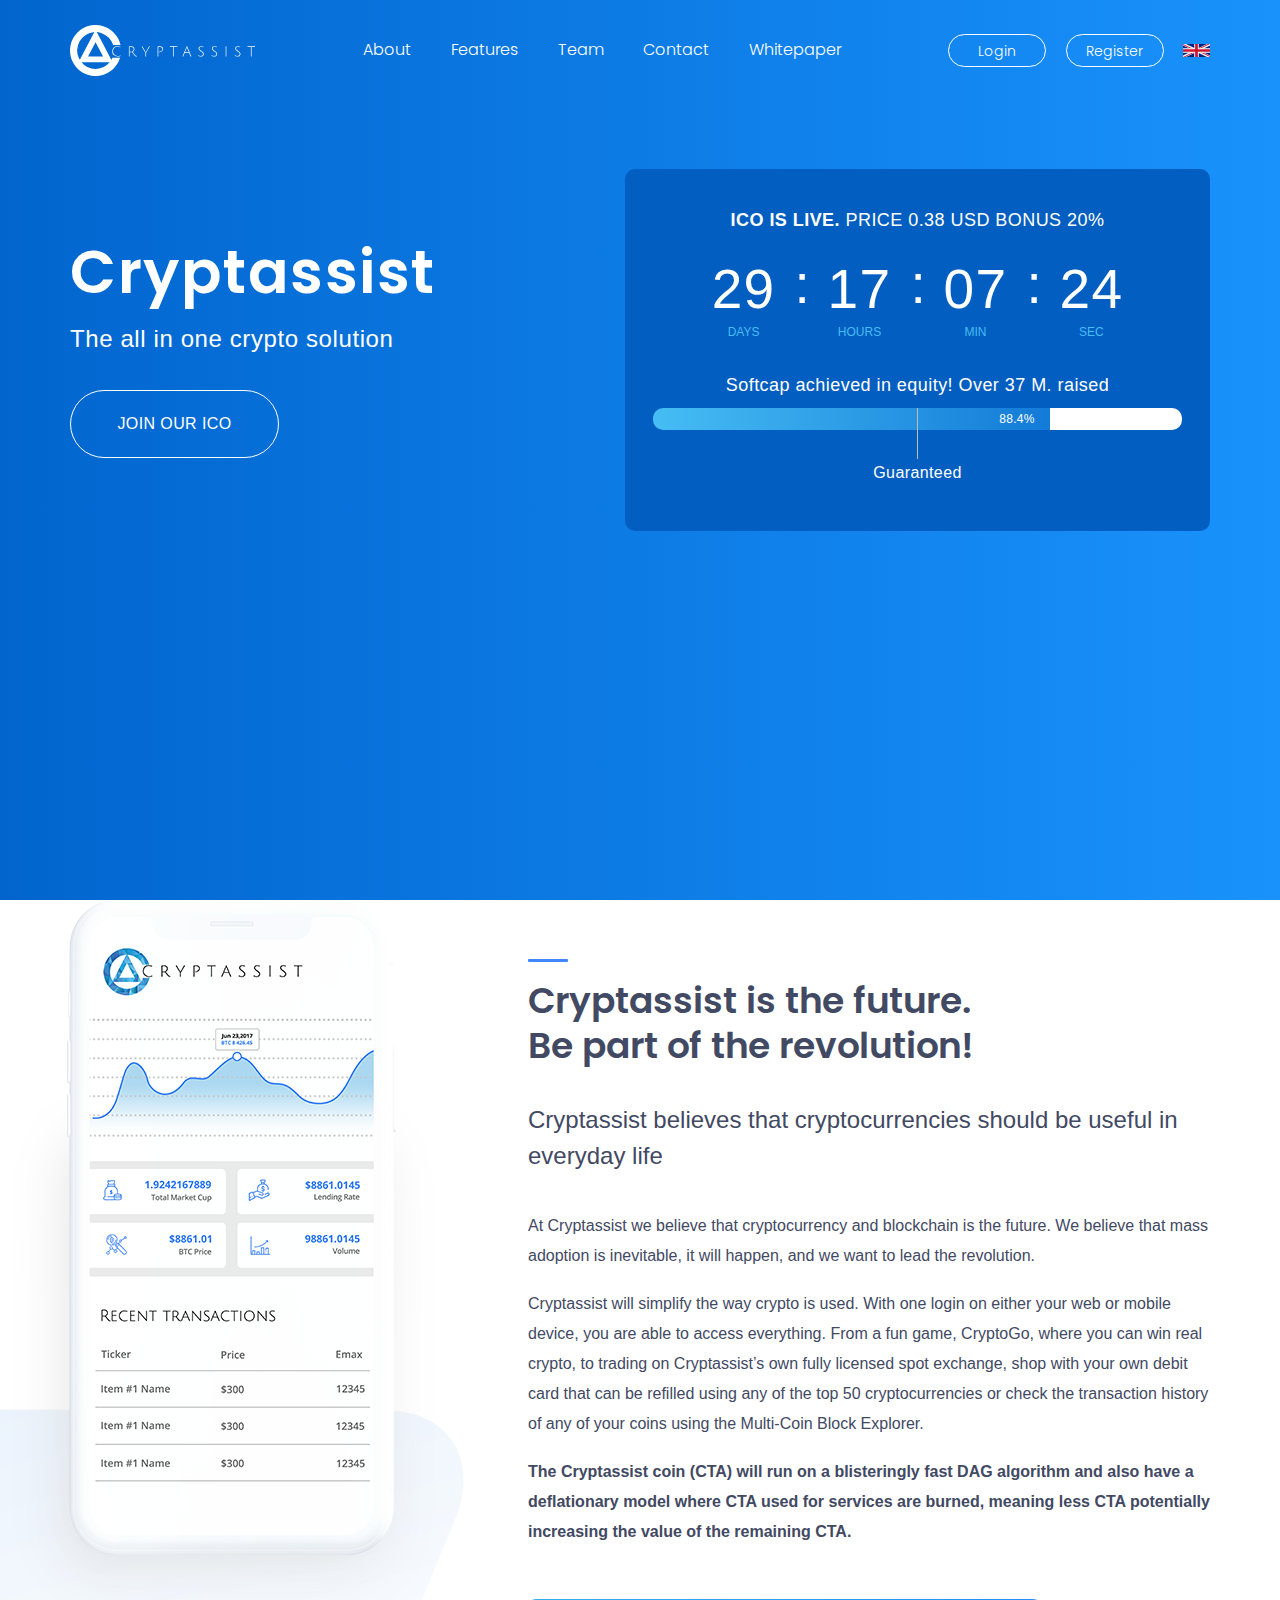
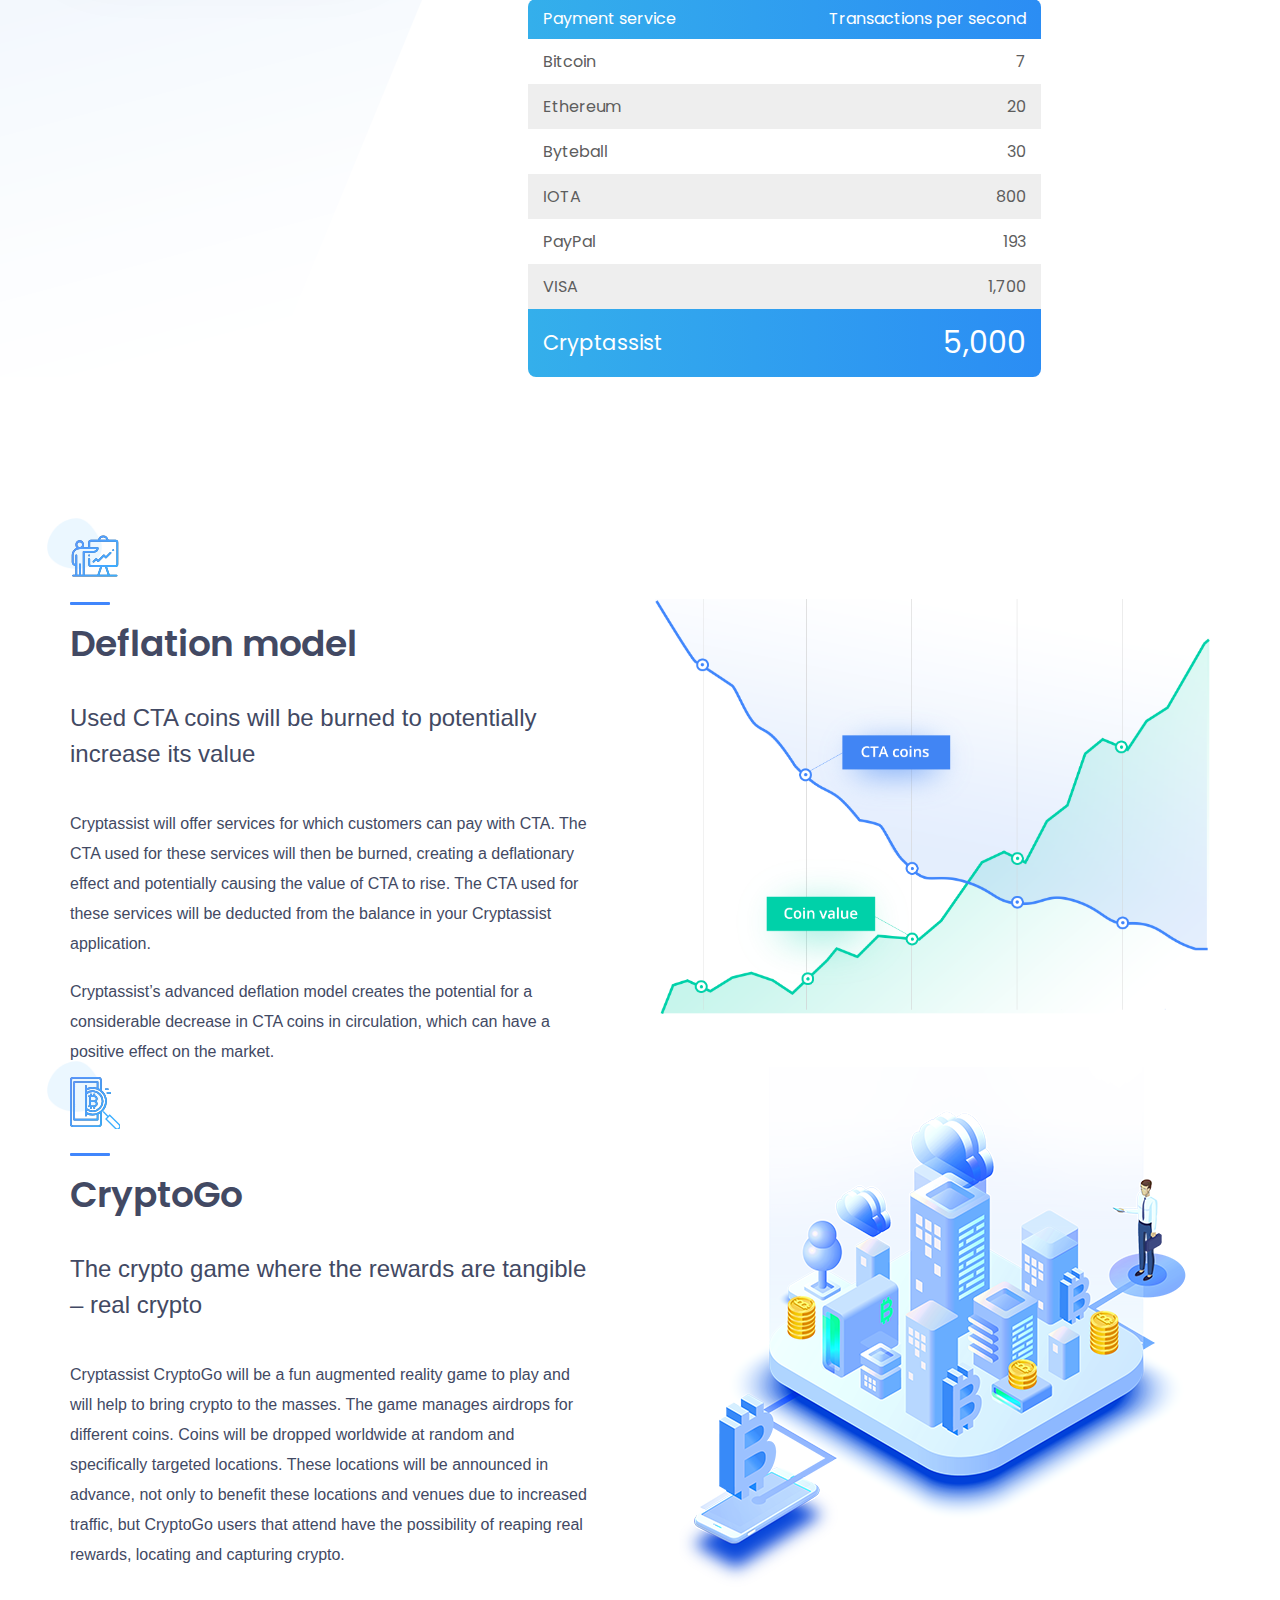
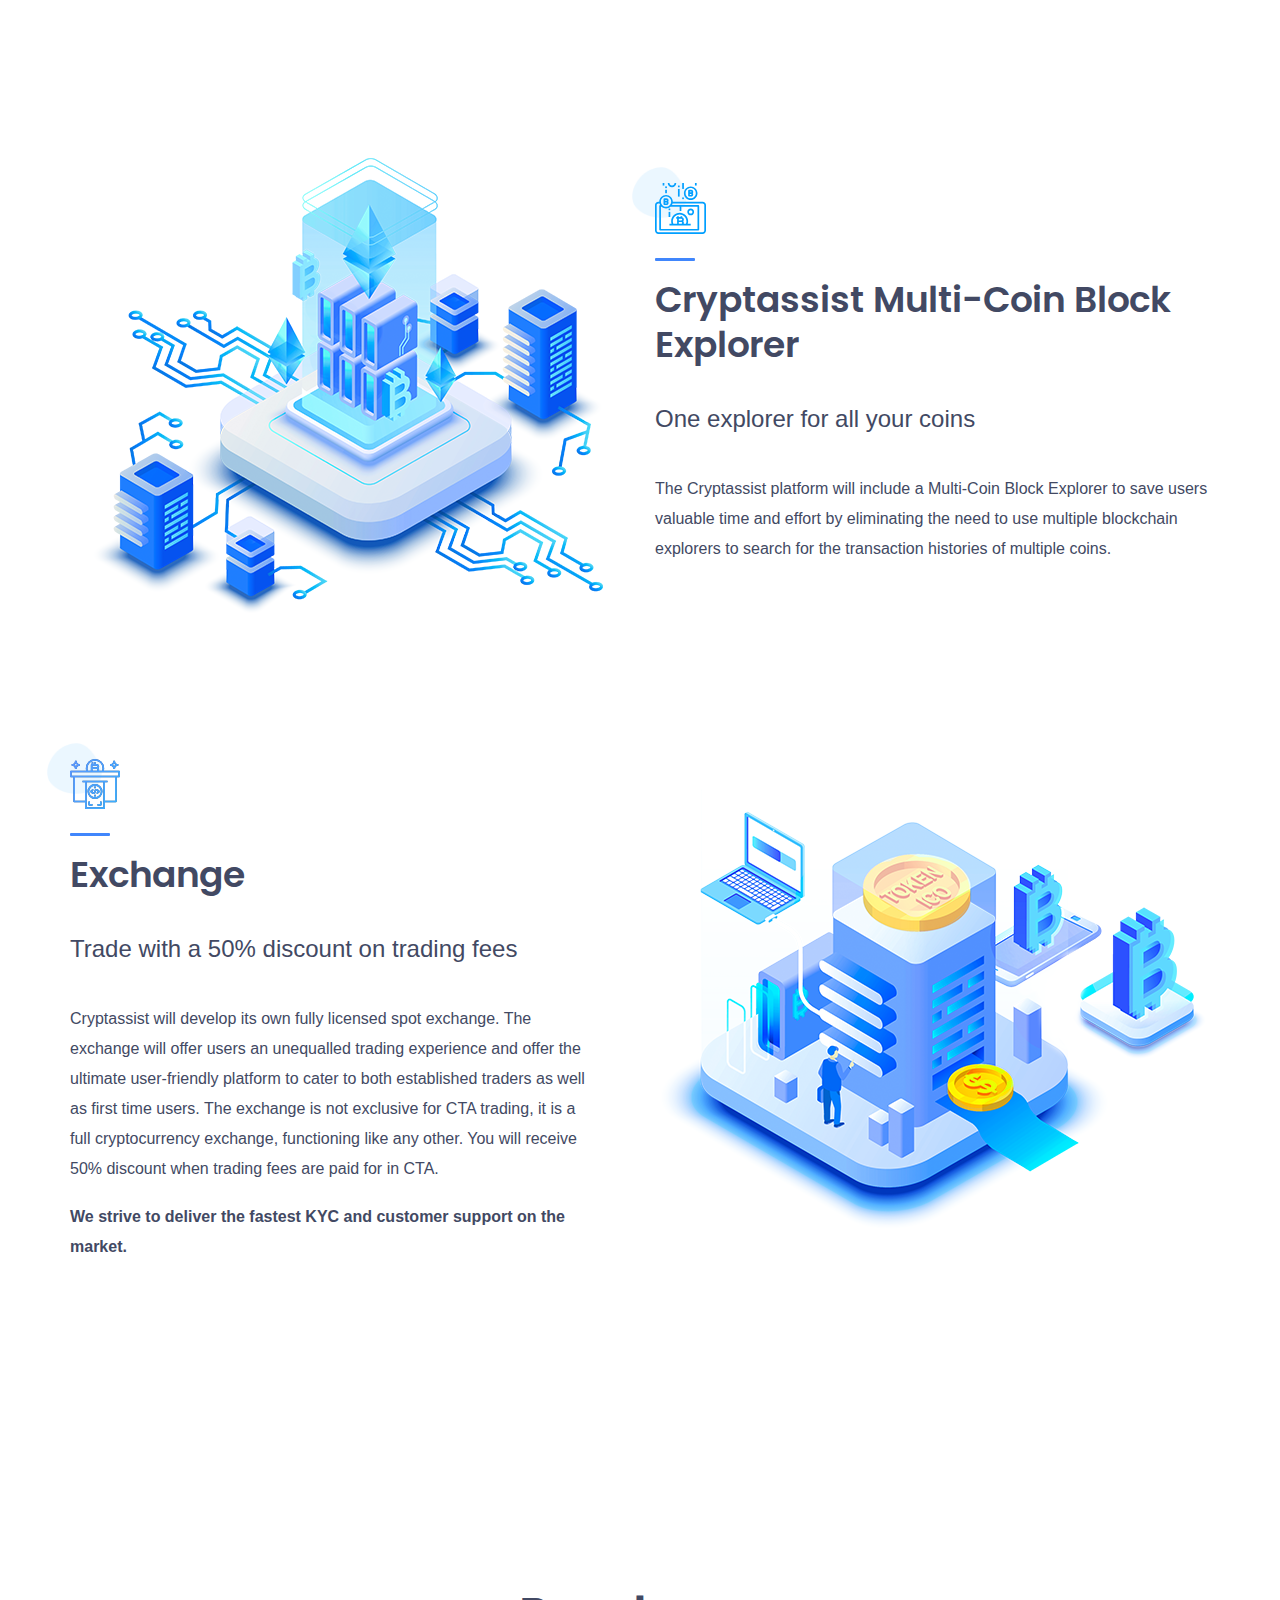
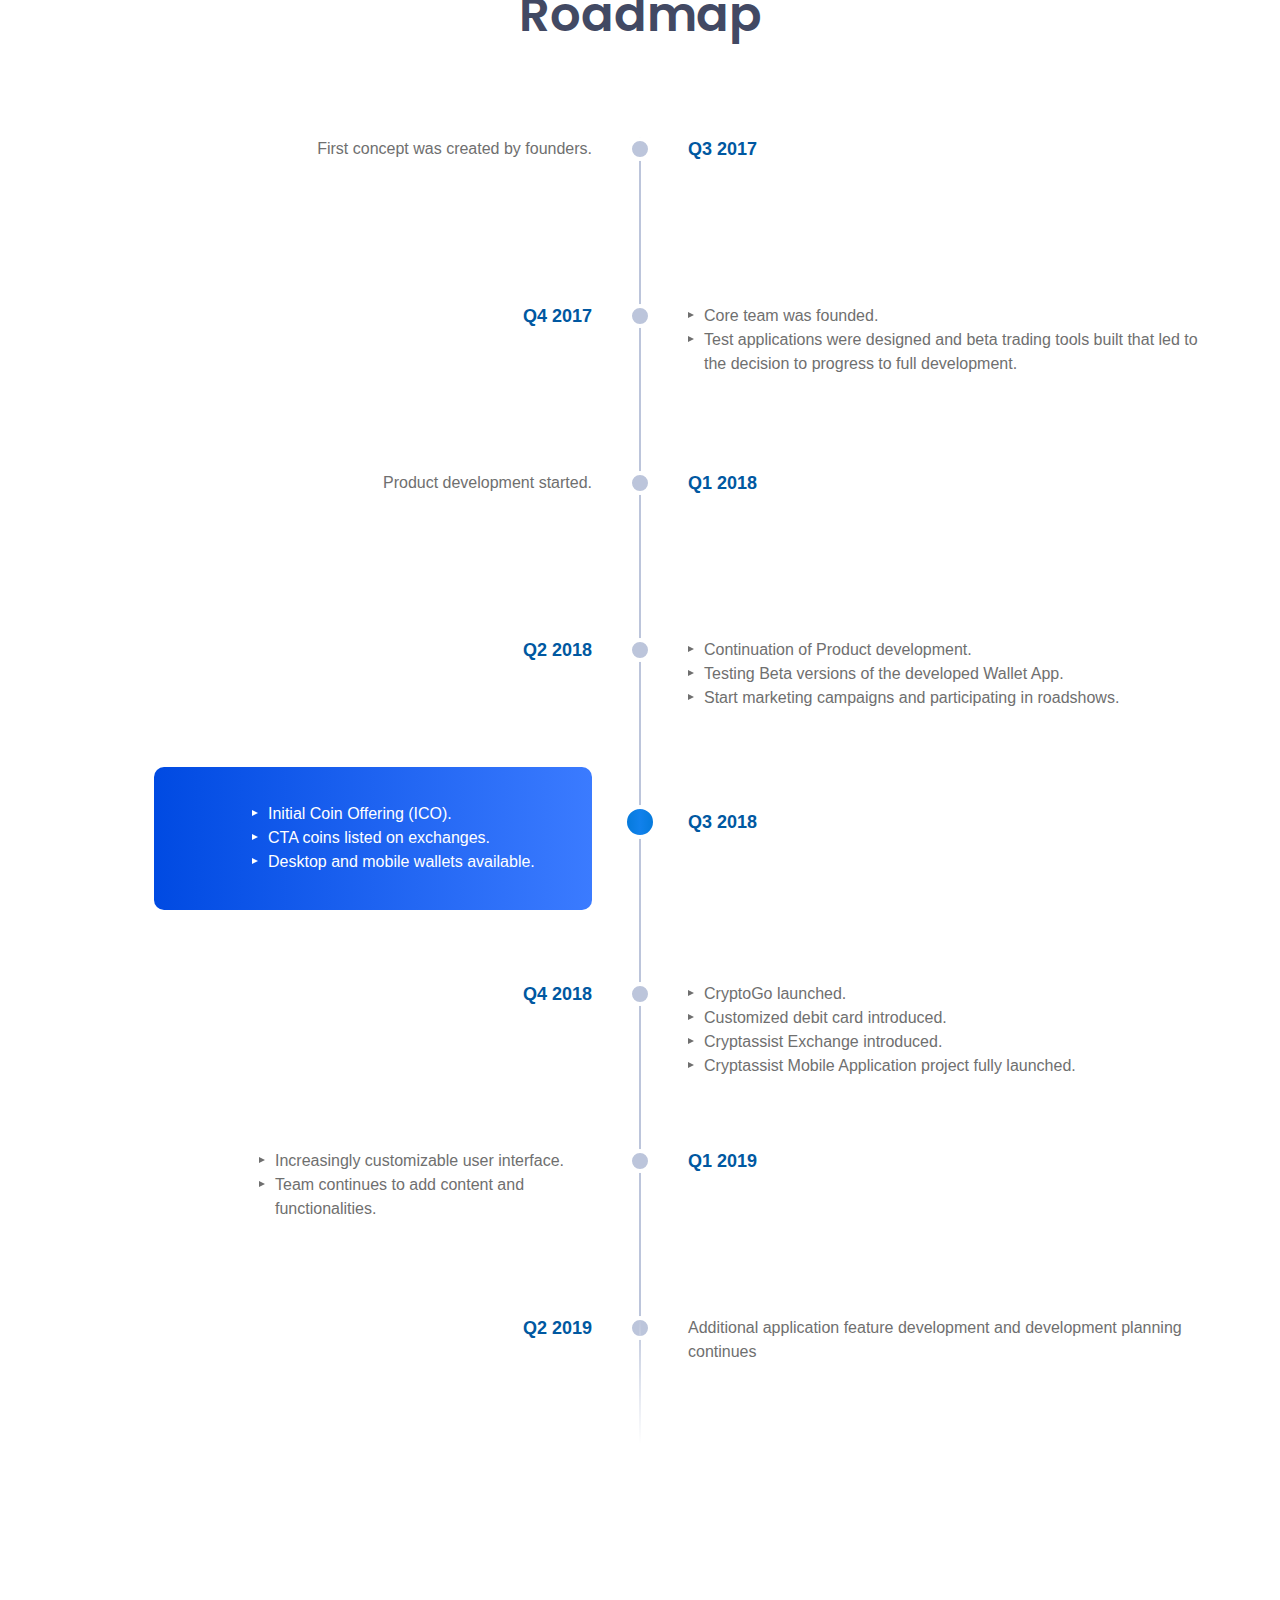
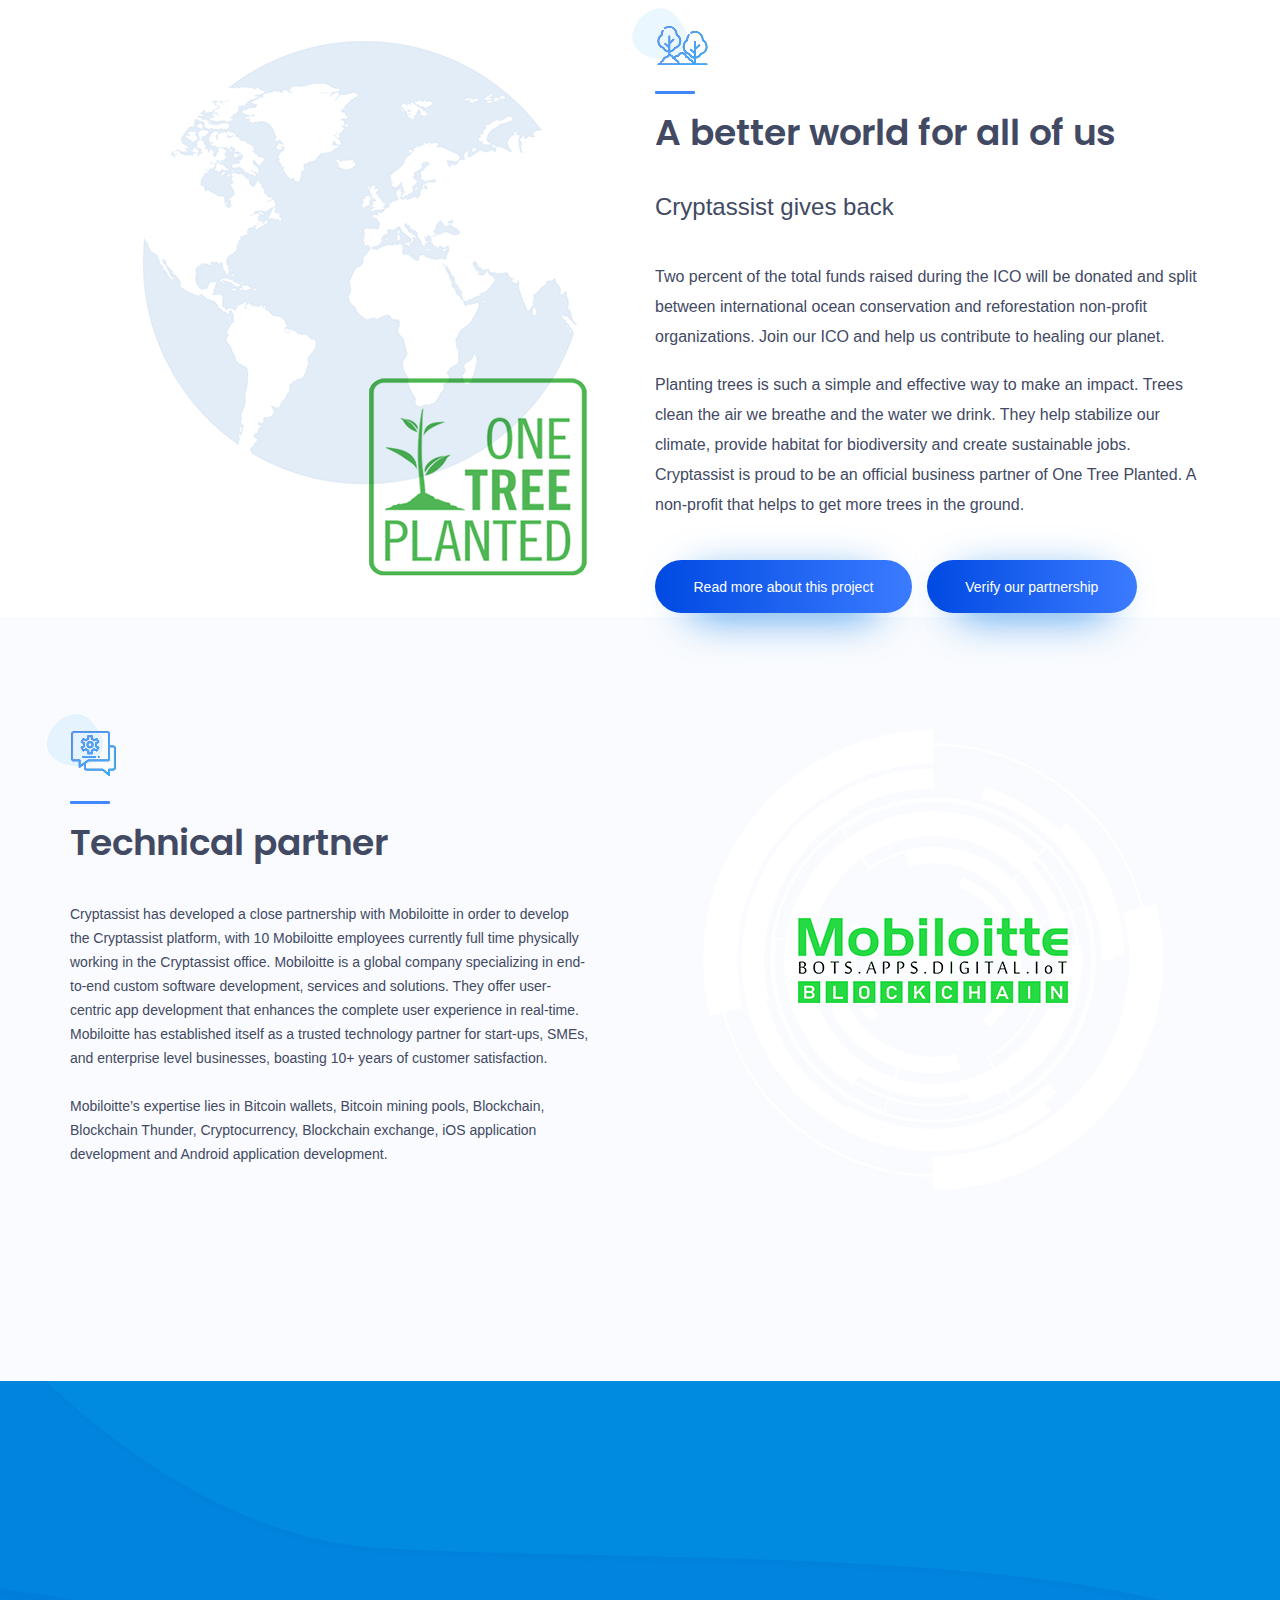
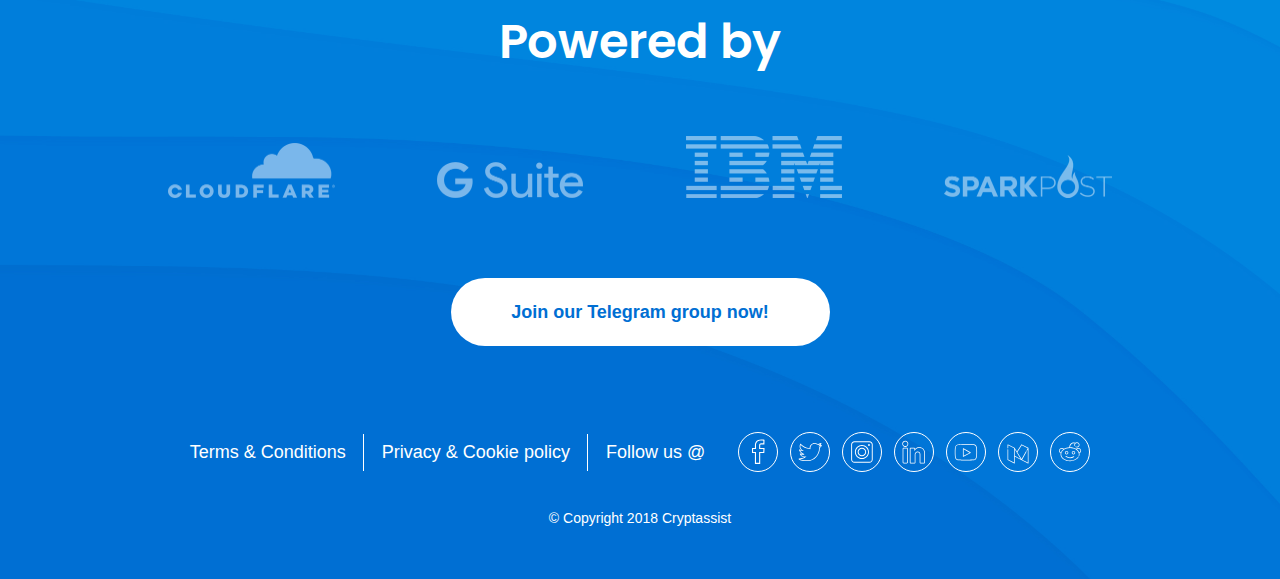
<file: index.html>
<!doctype html>
<html lang="">

<head>
    <meta charset="utf-8">
    <meta http-equiv="x-ua-compatible" content="ie=edge">
    <title></title>
    <meta name="description" content="">
    <meta name="viewport" content="width=device-width, initial-scale=1">

    <link href="https://fonts.googleapis.com/css?family=Poppins:300,400,600&Open+Sans:300,400,600,700" rel="stylesheet">

    <link rel="stylesheet" href="assets/css/app.css">
</head>

<body>
    <section class="start">
        <header class="header">
            <div class="container">
                <div class="header__row">
                    <div class="header__col header__col--logo">
                        <a href="/" class="header__logo">
                            <img src="assets/img/logo.svg" alt="Cryptassist logo">
                        </a>
                    </div>
                    <div class="header__col header__col--nav">
                        <nav class="nav">
                            <div class="nav__item">
                                <a href="#" class="nav__link">
                                    About
                                </a>
                            </div>
                            <div class="nav__item">
                                <a href="#" class="nav__link">
                                    Features
                                </a>
                            </div>
                            <div class="nav__item">
                                <a href="#" class="nav__link">
                                    Team
                                </a>
                            </div>
                            <div class="nav__item">
                                <a href="#" class="nav__link">
                                    Contact
                                </a>
                            </div>
                            <div class="nav__item">
                                <a href="#" class="nav__link">
                                    Whitepaper
                                </a>
                            </div>
                        </nav>
                    </div>
                    <div class="header__col header__col--btns">
                        <div class="header__btns">
                            <a href="#" class="btn btn--header btn--border">
                                Login
                            </a>
                            <a href="#" class="btn btn--header btn--border">
                                Register
                            </a>

                            <a href="#" class="lang-btn">
                                <img src="assets/img/flags/en.svg" alt="">
                            </a>
                        </div>
                    </div>
                    <div class="header__col header__col--mobile">
                        <button type="button" class="burger">
                            Menu
                            <span class="burger__icon"></span>
                        </button>

                        <a href="#" class="lang-btn">
                            <img src="assets/img/flags/en.svg" alt="">
                        </a>
                    </div>
                </div>
            </div>

            <div class="mobile-menu">
                <div class="container">
                    <div class="mobile-menu__inner">
                        <div class="mobile-menu__btns">
                            <div class="mobile-menu__btn-container">
                                <div class="mobile-menu__btn-wrapper">
                                    <a href="#" class="btn btn--border btn--header">
                                        Register
                                    </a>
                                </div>
                            </div>
                            <div class="mobile-menu__btn-container">
                                <div class="mobile-menu__btn-wrapper">
                                    <a href="#" class="btn btn--border btn--header">
                                        Login
                                    </a>
                                </div>
                            </div>
                        </div>
                        <div class="mobile-menu__nav">
                            <nav class="mobile-nav">
                                <div class="mobile-nav__item">
                                    <a href="#" class="mobile-nav__link">
                                        <span class="mobile-nav__text">
                                            Home
                                        </span>
                                    </a>
                                </div>
                                <div class="mobile-nav__item">
                                    <a href="#" class="mobile-nav__link">
                                        <span class="mobile-nav__text">
                                            About
                                        </span>
                                    </a>
                                </div>
                                <div class="mobile-nav__item">
                                    <a href="#" class="mobile-nav__link">
                                        <span class="mobile-nav__text">
                                            Features
                                        </span>
                                    </a>
                                </div>
                                <div class="mobile-nav__item">
                                    <a href="#" class="mobile-nav__link">
                                        <span class="mobile-nav__text">
                                            Team
                                        </span>
                                    </a>
                                </div>
                                <div class="mobile-nav__item">
                                    <a href="#" class="mobile-nav__link">
                                        <span class="mobile-nav__text">
                                            Contact
                                        </span>
                                    </a>
                                </div>
                                <div class="mobile-nav__item">
                                    <a href="#" class="mobile-nav__link">
                                        <span class="mobile-nav__text">
                                            Whitepaper
                                        </span>
                                    </a>
                                </div>
                            </nav>
                        </div>
                    </div>
                </div>
            </div>

            <div class="lang">

            </div>
        </header>

        <div class="intro">
            <div class="container">
                <div class="intro__row">
                    <div class="intro__col intro__col--text">
                        <h1 class="intro__title">
                            Cryptassist
                        </h1>
                        <p class="intro__subtitle">
                            The all in one crypto solution
                        </p>
                        <a href="#" class="intro__btn btn btn--border btn--lg btn--intro">
                            Join our ICO
                        </a>
                    </div>
                    <div class="intro__col intro__col--timer">
                        <div class="timer">
                            <p class="timer__text timer__text--uppercase">
                                <strong>ICO is live.</strong> Price 0.38 USD bonus 20%   
                            </p>

                            <div class="timer__value">
                                <div class="timer__unit">
                                    <span class="timer__number">
                                        29
                                    </span>
                                    <span class="timer__unit-name">
                                        Days
                                    </span>
                                </div>
    
                                <div class="timer__unit">
                                    <span class="timer__number">
                                        17
                                    </span>
                                    <span class="timer__unit-name">
                                        Hours
                                    </span>
                                </div>
                                
                                <div class="timer__unit">
                                    <span class="timer__number">
                                        07
                                    </span>
                                    <span class="timer__unit-name">
                                        Min
                                    </span>
                                </div>
    
                                <div class="timer__unit">
                                    <span class="timer__number">
                                        24
                                    </span>
                                    <span class="timer__unit-name">
                                        Sec
                                    </span>
                                </div>
                            </div>

                            <p class="timer__text">
                                Softcap achieved in equity! Over 37 M. raised
                            </p>
                            
                            <div class="timer__progress-bar timer-progress-bar">
                                <div class="timer-progress-bar__bar">
                                    <span class="timer-progress-bar__value">
                                        88.4%
                                    </span>
                                    <span class="timer-progress-bar__left"></span>
                                </div>
                                <div class="timer-progress-bar__checkpoint">
                                    Guaranteed
                                </div>
                            </div>

                            <div class="timer__btn-container">
                                <a href="#" class="timer__btn btn btn--border btn--lg btn--timer">
                                    Join our ICO
                                </a>
                            </div>
                        </div>
                    </div>
                </div>
            </div>    
        </div>
    </section>

    <section class="text-picture text-picture--reverse text-picture--main">
        <div class="container">
            <div class="text-picture__row">
                <div class="text-picture__col text-picture__col--main">
                    <div class="text-picture__main">
                        <h2 class="text-picture__title">
                            Cryptassist is the future.<br>Be part of the revolution!
                        </h2>
                        <p class="text-picture__subtitle">
                            Cryptassist believes that cryptocurrencies should be useful in everyday life
                        </p>
                        <p class="text-picture__text">
                            At Cryptassist we believe that cryptocurrency and blockchain is the future. We believe that mass adoption is inevitable, it will happen, and we want to lead the revolution.
                        </p>
                        <p class="text-picture__text">
                            Cryptassist will simplify the way crypto is used. With one login on either your web or mobile device, you are able to access everything. From a fun game, CryptoGo, where you can win real crypto, to trading on Cryptassist’s own fully licensed spot exchange, shop with your own debit card that can be refilled using any of the top 50 cryptocurrencies or check the transaction  history of any of your coins using the Multi-Coin Block Explorer.
                        </p>
                        <p class="text-picture__text">
                            <strong>
                                The Cryptassist coin (CTA) will run on a blisteringly fast DAG algorithm and also have a deflationary model where CTA used for services are burned, meaning less CTA potentially increasing the value of the remaining CTA.
                            </strong>
                        </p>
                        <table class="table text-picture__table" cellspacing="0" cellpadding="0">
                            <thead>
                                <tr>
                                    <td>Payment service</td>
                                    <td>Transactions per second</td>
                                </tr>
                            </thead>
                            <tbody>
                                <tr>
                                    <td>Bitcoin</td>
                                    <td>7</td>
                                </tr>
                                <tr>
                                    <td>Ethereum</td>
                                    <td>20</td>
                                </tr>
                                <tr>
                                    <td>Byteball</td>
                                    <td>30</td>
                                </tr>
                                <tr>
                                    <td>IOTA</td>
                                    <td>800</td>
                                </tr>
                                <tr>
                                    <td>PayPal</td>
                                    <td>193</td>
                                </tr>
                                <tr>
                                    <td>VISA</td>
                                    <td>1,700</td>
                                </tr>
                            </tbody>
                            <tfoot>
                                <tr>
                                    <td>Cryptassist</td>
                                    <td>5,000</td>
                                </tr>
                            </tfoot>
                        </table>
                    </div>
                </div>
                <div class="text-picture__col text-picture__col--picture">
                    <div class="text-picture__picture">
                        <img src="assets/img/iphone.png" alt="" class="text-picture__img">
                    </div>
                </div>
            </div>
        </div>
    </section>

    <section class="text-picture text-picture--definition-model">
        <div class="container">
            <div class="text-picture__row">
                <div class="text-picture__col text-picture__col--main">
                    <div class="text-picture__main">
                        <div class="text-picture__icon text-picture__icon--definition-model">
                            <img src="assets/img/icons/Icon_Deflation_model_block.svg" alt="">
                        </div>
                        <h2 class="text-picture__title">
                            Deflation model
                        </h2>
                        <p class="text-picture__subtitle">
                            Used CTA coins will be burned to potentially increase its value
                        </p>
                        <p class="text-picture__text">
                            Cryptassist will offer services for which customers can pay with CTA. The CTA used for these services will then be burned, creating a deflationary effect and potentially causing the value of CTA to rise. The CTA used for these services will be deducted from the balance in your Cryptassist application.
                        </p>
                        <p class="text-picture__text">
                            Cryptassist’s advanced deflation model creates the potential for a considerable decrease in CTA coins in circulation, which can have a positive 
                            effect on the market. 
                        </p>
                    </div>
                </div>
                <div class="text-picture__col text-picture__col--picture">
                    <div class="text-picture__picture">
                        <img src="assets/img/definition-model.png" alt="" class="text-picture__img">
                    </div>
                </div>
            </div>
        </div>
    </section>
    
    <section class="text-picture text-picture--crypto-go">
        <div class="container">
            <div class="text-picture__row">
                <div class="text-picture__col text-picture__col--main">
                    <div class="text-picture__main">
                        <div class="text-picture__icon text-picture__icon--crypto-go">
                            <img src="assets/img/icons/Icon_CryptoGo_block.svg" alt="">
                        </div>
                        <h2 class="text-picture__title">
                            CryptoGo
                        </h2>
                        <p class="text-picture__subtitle">
                            The crypto game where the rewards are tangible – real crypto
                        </p>
                        <p class="text-picture__text">
                            Cryptassist CryptoGo will be a fun augmented reality game to play and will help to bring crypto to the masses. The game manages airdrops for different coins. Coins will be dropped worldwide at random and specifically targeted locations. These locations will be announced in advance, not only to benefit these locations and venues due to increased traffic, but CryptoGo users that attend have the possibility of reaping real rewards, locating and capturing crypto.
                        </p>
                    </div>
                </div>
                <div class="text-picture__col text-picture__col--picture">
                    <div class="text-picture__picture">
                        <img src="assets/img/cryptogo.png" alt="" class="text-picture__img">
                    </div>
                </div>
            </div>
        </div>
    </section>

    <section class="text-picture text-picture--reverse text-picture--multi-coin">
        <div class="container">
            <div class="text-picture__row">
                <div class="text-picture__col text-picture__col--main">
                    <div class="text-picture__main">
                        <div class="text-picture__icon text-picture__icon--multi-coin">
                            <img src="assets/img/icons/bitcoin (1).svg" alt="">
                        </div>
                        <h2 class="text-picture__title">
                            Cryptassist Multi-Coin Block Explorer
                        </h2>
                        <p class="text-picture__subtitle">
                            One explorer for all your coins
                        </p>
                        <p class="text-picture__text">
                            The Cryptassist platform will include a Multi-Coin Block Explorer to save users valuable time and effort by eliminating the need to use multiple blockchain explorers to search for the transaction histories of multiple coins.
                        </p>
                    </div>
                </div>
                <div class="text-picture__col text-picture__col--picture">
                    <div class="text-picture__picture">
                        <img src="assets/img/multi-coin.png" alt="" class="text-picture__img">
                    </div>
                </div>
            </div>
        </div>
    </section>

    <section class="text-picture text-picture--exchange">
        <div class="container">
            <div class="text-picture__row">
                <div class="text-picture__col text-picture__col--main">
                    <div class="text-picture__main">
                        <div class="text-picture__icon text-picture__icon--exchange">
                            <img src="assets/img/icons/Icon_Exchange_Block.svg" alt="">
                        </div>
                        <h2 class="text-picture__title">
                            Exchange
                        </h2>
                        <p class="text-picture__subtitle">
                            Trade with a 50% discount on trading fees
                        </p>
                        <p class="text-picture__text">
                            Cryptassist will develop its own fully licensed spot exchange. The exchange will offer users an unequalled trading experience and offer the ultimate user-friendly platform to cater to both established traders as well as first time users. The exchange is not exclusive for CTA trading, it is a full cryptocurrency exchange, functioning like any other. You will receive 50% discount when trading fees are paid for in CTA.
                        </p>
                        <p class="text-picture__text">
                            <strong>
                                We strive to deliver the fastest KYC and customer support on the market.
                            </strong>
                        </p>
                    </div>
                </div>
                <div class="text-picture__col text-picture__col--picture">
                    <div class="text-picture__picture">
                        <img src="assets/img/exchange.png" alt="" class="text-picture__img">
                    </div>
                </div>
            </div>
        </div>
    </section>

    <section class="roadmap">
        <div class="container">
            <h2 class="section-title">
                Roadmap
            </h2>

            <div class="roadmap__inner">
                <div class="roadmap__item">
                    <div class="roadmap-checkpoint">
                        <div class="roadmap-checkpoint__col roadmap-checkpoint__col--description">
                            <div class="roadmap-checkpoint__col-inner">
                                <div class="roadmap-checkpoint__description">
                                    <p class="roadmap-checkpoint__text">
                                        First concept was created by founders.
                                    </p>
                                </div>
                            </div>
                        </div>
                        <div class="roadmap-checkpoint__col roadmap-checkpoint__col--date">
                            <div class="roadmap-checkpoint__col-inner">
                                <span class="roadmap-checkpoint__date">
                                    Q3 2017
                                </span>
                            </div>
                        </div>
                    </div>
                </div>
                <div class="roadmap__item">
                    <div class="roadmap-checkpoint roadmap-checkpoint--reverse">
                        <div class="roadmap-checkpoint__col roadmap-checkpoint__col--description">
                            <div class="roadmap-checkpoint__col-inner">
                                <div class="roadmap-checkpoint__description">
                                    <ul class="roadmap-list">
                                        <li class="roadmap-list__item">
                                            <p class="roadmap-checkpoint__text">
                                                Core team was founded.
                                            </p>
                                        </li>
                                        <li class="roadmap-list__item">
                                            <p class="roadmap-checkpoint__text">
                                                Test applications were designed and beta trading tools built that led to the decision to progress to full development.
                                            </p>
                                        </li>
                                    </ul>                                    
                                </div>
                            </div>
                        </div>
                        <div class="roadmap-checkpoint__col roadmap-checkpoint__col--date">
                            <div class="roadmap-checkpoint__col-inner">
                                <span class="roadmap-checkpoint__date">
                                    Q4 2017
                                </span>
                            </div>
                        </div>
                    </div>
                </div>
                <div class="roadmap__item">
                    <div class="roadmap-checkpoint">
                        <div class="roadmap-checkpoint__col roadmap-checkpoint__col--description">
                            <div class="roadmap-checkpoint__col-inner">
                                <div class="roadmap-checkpoint__description">
                                    <p class="roadmap-checkpoint__text">
                                        Product development started.
                                    </p>
                                </div>
                            </div>
                        </div>
                        <div class="roadmap-checkpoint__col roadmap-checkpoint__col--date">
                            <div class="roadmap-checkpoint__col-inner">
                                <span class="roadmap-checkpoint__date">
                                    Q1 2018
                                </span>
                            </div>
                        </div>
                    </div>
                </div>
                <div class="roadmap__item">
                    <div class="roadmap-checkpoint roadmap-checkpoint--reverse">
                        <div class="roadmap-checkpoint__col roadmap-checkpoint__col--description">
                            <div class="roadmap-checkpoint__col-inner">
                                <div class="roadmap-checkpoint__description">
                                    <ul class="roadmap-list">
                                        <li class="roadmap-list__item">
                                            <p class="roadmap-checkpoint__text">
                                                Continuation of Product development.
                                            </p>
                                        </li>
                                        <li class="roadmap-list__item">
                                            <p class="roadmap-checkpoint__text">
                                                Testing Beta versions of the developed Wallet App.
                                            </p>
                                        </li>
                                        <li class="roadmap-list__item">
                                            <p class="roadmap-checkpoint__text">
                                                Start marketing campaigns and participating in roadshows.
                                            </p>
                                        </li>
                                    </ul>                                    
                                </div>
                            </div>
                        </div>
                        <div class="roadmap-checkpoint__col roadmap-checkpoint__col--date">
                            <div class="roadmap-checkpoint__col-inner">
                                <span class="roadmap-checkpoint__date">
                                    Q2 2018
                                </span>
                            </div>
                        </div>
                    </div>
                </div>
                <div class="roadmap__item roadmap__item--active">
                    <div class="roadmap-checkpoint roadmap-checkpoint--active">
                        <div class="roadmap-checkpoint__col roadmap-checkpoint__col--description">
                            <div class="roadmap-checkpoint__col-inner">
                                <div class="roadmap-checkpoint__description">
                                    <ul class="roadmap-list">
                                        <li class="roadmap-list__item">
                                            <p class="roadmap-checkpoint__text">
                                                Initial Coin Offering (ICO).
                                            </p>
                                        </li>
                                        <li class="roadmap-list__item">
                                            <p class="roadmap-checkpoint__text">
                                                CTA coins listed on exchanges.
                                            </p>
                                        </li>
                                        <li class="roadmap-list__item">
                                            <p class="roadmap-checkpoint__text">
                                                Desktop and mobile wallets available.
                                            </p>
                                        </li>
                                    </ul>  
                                </div>
                            </div>
                        </div>
                        <div class="roadmap-checkpoint__col roadmap-checkpoint__col--date">
                            <div class="roadmap-checkpoint__col-inner">
                                <span class="roadmap-checkpoint__date">
                                    Q3 2018
                                </span>
                            </div>
                        </div>
                    </div>
                </div>
                <div class="roadmap__item">
                    <div class="roadmap-checkpoint roadmap-checkpoint--reverse">
                        <div class="roadmap-checkpoint__col roadmap-checkpoint__col--description">
                            <div class="roadmap-checkpoint__col-inner">
                                <div class="roadmap-checkpoint__description">
                                    <ul class="roadmap-list">
                                        <li class="roadmap-list__item">
                                            <p class="roadmap-checkpoint__text">
                                                CryptoGo launched.
                                            </p>
                                        </li>
                                        <li class="roadmap-list__item">
                                            <p class="roadmap-checkpoint__text">
                                                Customized debit card introduced.
                                            </p>
                                        </li>
                                        <li class="roadmap-list__item">
                                            <p class="roadmap-checkpoint__text">
                                                Cryptassist Exchange introduced.
                                            </p>
                                        </li>
                                        <li class="roadmap-list__item">
                                            <p class="roadmap-checkpoint__text">
                                                Cryptassist Mobile Application project fully launched.
                                            </p>
                                        </li>
                                    </ul>
                                </div>
                            </div>
                        </div>
                        <div class="roadmap-checkpoint__col roadmap-checkpoint__col--date">
                            <div class="roadmap-checkpoint__col-inner">
                                <span class="roadmap-checkpoint__date">
                                    Q4 2018
                                </span>
                            </div>
                        </div>
                    </div>
                </div>
                <div class="roadmap__item">
                    <div class="roadmap-checkpoint">
                        <div class="roadmap-checkpoint__col roadmap-checkpoint__col--description">
                            <div class="roadmap-checkpoint__col-inner">
                                <div class="roadmap-checkpoint__description">
                                    <ul class="roadmap-list">
                                        <li class="roadmap-list__item">
                                            <p class="roadmap-checkpoint__text">
                                                Increasingly customizable user interface.
                                            </p>
                                        </li>
                                        <li class="roadmap-list__item">
                                            <p class="roadmap-checkpoint__text">
                                                Team continues to add content and functionalities.
                                            </p>
                                        </li>
                                    </ul>
                                </div>
                            </div>
                        </div>

                        <div class="roadmap-checkpoint__col roadmap-checkpoint__col--date">
                            <div class="roadmap-checkpoint__col-inner">
                                <span class="roadmap-checkpoint__date">
                                    Q1 2019
                                </span>
                            </div>
                        </div>
                    </div>
                </div>
                <div class="roadmap__item">
                    <div class="roadmap-checkpoint roadmap-checkpoint--reverse">
                        <div class="roadmap-checkpoint__col roadmap-checkpoint__col--description">
                            <div class="roadmap-checkpoint__col-inner">
                                <div class="roadmap-checkpoint__description">
                                    <p class="roadmap-checkpoint__text">
                                        Additional application feature development and development planning continues                                            
                                    </p>
                                </div>
                            </div>
                        </div>
                        <div class="roadmap-checkpoint__col roadmap-checkpoint__col--date">
                            <div class="roadmap-checkpoint__col-inner">
                                <span class="roadmap-checkpoint__date">
                                    Q2 2019
                                </span>
                            </div>
                        </div>
                    </div>
                </div>
            </div>
        </div>
    </section>
    
    <section class="text-picture text-picture--reverse text-picture--better-world">
        <div class="container">
            <div class="text-picture__row">
                <div class="text-picture__col text-picture__col--main">
                    <div class="text-picture__main">
                        <div class="text-picture__icon text-picture__icon--better-world">
                            <img src="assets/img/icons/Icon_A better_World_Block.svg" alt="">
                        </div>
                        <h2 class="text-picture__title">
                            A better world for all of us
                        </h2>
                        <p class="text-picture__subtitle">
                            Cryptassist gives back
                        </p>
                        <p class="text-picture__text">
                            Two percent of the total funds raised during the ICO will be donated and split between international ocean conservation and reforestation non-profit organizations. Join our ICO and help us contribute to healing our planet.
                        </p>
                        <p class="text-picture__text">
                            Planting trees is such a simple and effective way to make an impact. Trees clean the air we breathe and the water we drink. They help stabilize our climate, provide habitat for biodiversity and create sustainable jobs. Cryptassist is proud to be an official business partner of One Tree Planted. A non-profit that helps to get more trees in the ground.
                        </p>
                        <div class="text-picture__btns">
                            <div class="text-picture__btn-container">
                                <a href="#" class="shadow-btn shadow-btn--text-picture">
                                    <span class="shadow-btn__inner">
                                        <span class="shadow-btn__text">
                                            Read more about this project
                                        </span>
                                    </span>
                                </a>
                            </div>
                            <div class="text-picture__btn-container">
                                <a href="#" class="shadow-btn shadow-btn--text-picture">
                                    <span class="shadow-btn__inner">
                                        <span class="shadow-btn__text">
                                            Verify our partnership
                                        </span>
                                    </span>
                                </a>
                            </div>
                        </div>
                    </div>
                </div>
                <div class="text-picture__col text-picture__col--picture">
                    <div class="text-picture__picture">
                        <img src="assets/img/better-world.png" alt="" class="text-picture__img">
                    </div>
                </div>
            </div>
        </div>
    </section>

    

    <section class="text-picture text-picture--light-grey text-picture--technical-partner">
        <div class="container">
            <div class="text-picture__row">
                <div class="text-picture__col text-picture__col--main">
                    <div class="text-picture__main">
                        <div class="text-picture__icon text-picture__icon--technical-partner">
                            <img src="assets/img/icons/Icon_Techical_Partner.svg" alt="">
                        </div>
                        <h2 class="text-picture__title">
                            Technical partner
                        </h2>
                        <p class="text-picture__text text-picture__text--md">
                            Cryptassist has developed a close partnership with Mobiloitte in order to develop the Cryptassist platform, with 10 Mobiloitte employees currently full time physically working in the Cryptassist office. Mobiloitte is a global company specializing in end-to-end custom software development, services and solutions. They offer user-centric app development that enhances the complete user experience in real-time. Mobiloitte has established itself as a trusted technology partner for start-ups, SMEs, and enterprise level businesses, boasting 10+ years of customer satisfaction.
                        </p>
                        <p class="text-picture__text text-picture__text--md">
                            Mobiloitte’s expertise lies in Bitcoin wallets, Bitcoin mining pools, Blockchain, Blockchain Thunder, Cryptocurrency, Blockchain exchange, iOS application development and Android application development.
                        </p>
                    </div>
                </div>
                <div class="text-picture__col text-picture__col--picture">
                    <div class="text-picture__picture">
                        <img src="assets/img/technical-partner.png" alt="" class="text-picture__img">
                    </div>
                </div>
            </div>
        </div>
    </section>

    <footer class="footer">
        <div class="container">
            <div class="powered-by">
                <h2 class="section-title section-title--white powered-by__title">
                    Powered by
                </h2>
                <ul class="powered-by__items">
                    <li class="powered-by__item">
                        <a href="#" class="powered-by__link">
                            <img src="assets/img/logos/cloudflare.png" class="powered-by__logo powered-by__logo--cloudflare" alt="">
                        </a>
                    </li>
                    <li class="powered-by__item">
                        <a href="#" class="powered-by__link">
                            <img src="assets/img/logos/g-suite.png" class="powered-by__logo powered-by__logo--g-suite" alt="">
                        </a>
                    </li>
                    <li class="powered-by__item">
                        <a href="#" class="powered-by__link">
                            <img src="assets/img/logos/ibm.png" class="powered-by__logo powered-by__logo--ibm" alt="">
                        </a>
                    </li>
                    <li class="powered-by__item">
                        <a href="#" class="powered-by__link">
                            <img src="assets/img/logos/sparkpost.png" class="powered-by__logo powered-by__logo--sparkpost" alt="">
                        </a>
                    </li>
                </ul>
            </div>

            <div class="footer__btn-container">
                <a href="#" class="footer__btn btn btn--white btn--footer">
                    Join our Telegram group now!
                </a>
            </div>
            
            <div class="footer__row">
                <div class="footer__col">
                    <div class="footer__col-inner">
                        <a href="#" class="footer__link">
                            Terms & Conditions
                        </a>
                    </div>
                </div>
                <div class="footer__col">
                    <div class="footer__col-inner">
                        <a href="#" class="footer__link">
                            Privacy & Cookie policy
                        </a>
                    </div>
                </div>
                <div class="footer__col">
                    <div class="footer__col-inner">
                        <div class="social">
                            <span class="social__text">
                                Follow us @
                            </span>
                            <ul class="social__items">
                                <li class="social__item">
                                    <a href="#" class="social__link">
                                        <svg viewBox="0 0 1467 2665" class="svg-icon social__icon">
                                            <path d="M960.16,2557.75H417.135V1434.6H117.99V918.844H417.127V629.2c0-265.9,167.586-576.4,640.1-576.4,166.58,0,288.87,15.474,293.97,16.154l50.15,6.518-12.08,482.649-55.24-.51c-0.12,0-124.25-1.134-259.67-1.134-100.78,0-114.151,24.657-114.151,122.83V918.958H1404.99l-24.65,515.752H960.267V2557.75H960.16ZM529.35,2446.26H847.806V1323.27H1273.04l14.04-292.93H847.806V679.249c0-115.915,26.888-234.381,226.424-234.381,80.18,0,156.37.4,205.38,0.793l6.8-271.394c-49.58-4.365-132.05-9.976-229.29-9.976-389.141,0-527.827,240.049-527.827,464.907V1030.34H230.164v292.93H529.3V2446.26h0.049Z"></path>
                                        </svg>
                                    </a>
                                </li>
                                <li class="social__item">
                                    <a href="#" class="social__link">
                                        <svg viewBox="0 0 1599 1248" class="svg-icon social__icon">
                                            <path d="M1517.84,199.877c-7.26-6.942-19.37-9.242-29.05-6.942l-48.41,16.143a313.218,313.218,0,0,0,60.51-99.328c4.85-11.585,2.42-20.786-4.84-27.728a26.6,26.6,0,0,0-29.05-4.6c-67.77,27.728-125.86,50.814-174.26,64.658,0,2.3-2.43,0-4.85,0-38.73-20.786-133.12-67-200.9-67C915.144,77.421,777.184,216.021,777.184,384.691v9.243C525.458,347.72,387.5,278.378,237.43,128.194l-24.2-23.045-14.524,27.687C116.412,283.021,174.5,419.32,268.9,511.706c-43.561-6.9-72.61-20.744-99.235-41.571-9.683-6.9-21.784-9.2-33.884-2.259-9.683,4.6-14.525,18.444-12.107,30.029,33.89,108.571,118.6,196.357,210.576,249.471-43.567,0-79.869-4.642-116.177-27.728-9.682-4.6-24.207-4.6-33.884,2.342s-14.524,18.486-9.683,30.029C218.07,869.833,302.787,932.19,438.33,948.376c-70.192,39.271-162.168,71.6-304.97,73.944a34.446,34.446,0,0,0-31.466,20.78c-4.842,13.85,0,25.43,9.682,34.67C198.711,1144.73,392.339,1184,631.964,1184c426,0,774.536-362.681,774.536-808.593v-6.9c53.25-25.428,96.81-73.9,118.6-140.9C1527.51,218.321,1525.1,206.778,1517.84,199.877ZM1372.61,331.493l-14.52,4.642v39.272c0,420.484-326.76,762.423-726.132,762.423-220.259,0-367.9-34.67-447.772-71.6,167.01-11.58,263.827-62.4,338.86-117.854l60.509-41.614H510.94c-137.961,0-222.677-36.929-271.086-124.715,43.567,13.844,89.558,13.844,140.384,11.543,19.366-2.3,38.732-2.3,58.092-2.3l7.259-46.214C353.613,719.648,244.7,641.147,191.445,534.834c48.409,20.786,101.653,25.428,150.062,25.428h75.039l-60.509-41.613C305.205,484.02,155.144,361.563,227.753,185.992c154.909,145.5,302.552,212.543,568.8,258.756l29.048,4.6V384.691c0-143.284,116.177-261.056,261.4-263.4,55.67-2.3,147.65,46.172,174.27,60.057,14.52,6.943,29.05,9.285,43.57,4.642,36.3-11.584,79.87-27.728,128.28-46.172-21.78,34.588-50.83,66.958-89.55,96.987-9.68,6.942-12.11,20.827-7.26,32.37s19.36,16.144,31.46,11.543l94.4-30.028C1445.22,280.72,1418.6,315.35,1372.61,331.493Z"></path>
                                        </svg>
                                    </a>
                                </li>
                                <li class="social__item">
                                    <a href="#" class="social__link">
                                        <svg viewBox="0 0 1532 1271" class="svg-icon social__icon">
                                            <path d="M1204.58-.152H320.4c-106.654,0-193.411,86.776-193.411,193.391v884.2c0,106.62,86.787,193.35,193.411,193.35v-2.43c22.576,2.43,63.606,2.43,138.152,2.43H1204.58c106.65,0,193.41-86.73,193.41-193.35v-884.2C1397.99,86.625,1311.2-.152,1204.58-0.152ZM1342.73,1077.44c0,76.13-61.98,138.16-138.15,138.16H320.4c-76.175,0-138.151-62.03-138.151-138.16v-884.2c0-76.165,61.976-138.154,138.151-138.154H1204.58c76.17,0,138.15,61.989,138.15,138.154v884.2ZM762.488,220.921c-228.527,0-414.454,185.883-414.454,414.421S533.961,1049.81,762.488,1049.81,1176.95,863.88,1176.95,635.342,991.021,220.921,762.488,220.921Zm0,773.606c-198.054,0-359.194-161.138-359.194-359.185s161.14-359.227,359.194-359.227,359.2,161.18,359.2,359.227S960.548,994.527,762.488,994.527Zm-1.3-609.155c-137.818,0-249.97,112.151-249.97,249.97s112.152,249.97,249.97,249.97,249.979-112.151,249.979-249.97S899.015,385.372,761.191,385.372Zm0,444.661c-107.37,0-194.709-87.363-194.709-194.691,0-107.37,87.339-194.733,194.709-194.733s194.715,87.363,194.715,194.733C955.906,742.67,868.567,830.033,761.191,830.033ZM1176.95,165.6a55.258,55.258,0,1,1-55.26,55.321A55.275,55.275,0,0,1,1176.95,165.6Z"></path>
                                        </svg>
                                    </a>
                                </li>
                                <li class="social__item">
                                    <a href="#" class="social__link">
                                        <svg viewBox="0 0 1847 1901" class="svg-icon social__icon">
                                            <path d="M288.088,125.74c-60.867,0-116.2,22.56-157.7,64.734-44.264,45.067-66.4,101.335-66.4,160.39,0,61.894,24.9,118.162,66.4,160.441,41.5,42.122,99.6,67.469,154.933,64.682h5.532c55.335,0,107.9-22.56,149.4-64.682,41.5-42.279,66.4-98.547,66.4-160.441,2.766-59.055-22.136-115.323-63.633-157.55C401.524,148.3,346.189,125.74,288.088,125.74ZM401.524,471.865c-30.433,30.921-71.938,50.641-116.2,47.854-41.5,0-85.768-16.933-116.2-47.854-33.2-30.973-49.795-75.987-49.795-121,0-44.962,16.6-87.189,49.8-120.95,30.434-30.973,71.939-47.853,118.968-47.853a160,160,0,0,1,113.436,47.853c33.2,33.761,49.8,75.988,49.8,120.95C451.32,395.878,434.724,440.892,401.524,471.865Zm-5.539,160.389h-224.1c-44.263,0-80.229,36.6-80.229,84.4V1701.39c0,45.02,38.732,84.4,82.995,84.4H395.985c44.271,0,83-39.38,83-81.61V716.656C478.987,671.642,440.256,632.254,395.985,632.254ZM423.652,1704.18c0,14.09-13.83,25.35-27.667,25.35H174.652c-13.83,0-27.667-14.04-27.667-28.14V716.656c0-14.093,11.071-28.186,24.9-28.186h224.1c13.837,0,27.667,14.093,27.667,28.186V1704.18Zm913-1100.059h-58.1c-107.9,0-210.26,47.8-276.66,123.788V688.47c0-28.134-27.669-56.268-55.336-56.268H669.886c-24.9,0-55.335,22.507-55.335,53.48V1735.15c0,30.98,30.434,50.59,55.335,50.59H974.221c24.9,0,55.339-19.61,55.339-50.59V1127.41c0-92.87,66.4-166.016,152.16-166.016,44.27,0,85.76,16.88,116.2,47.856,27.67,25.29,38.74,64.73,38.74,115.37v604.91c0,28.08,27.66,56.21,55.33,56.21h276.66c27.67,0,55.34-28.08,55.34-56.21V1003.62C1723.99,778.55,1555.22,604.121,1336.65,604.121Zm332,1122.619-2.76,2.79H1394.75l-2.77-604.91c0-67.52-16.59-118.16-52.56-154.812a216.068,216.068,0,0,0-154.93-64.682c-116.2,2.84-207.5,98.494-207.5,222.284v602.12H672.652V688.47h273.9l2.766,2.839V868.526l74.7-75.882,2.76-2.787c55.34-78.88,152.17-129.521,254.53-129.521h58.11c185.36,0,329.23,151.922,329.23,343.284v723.12Z"></path>
                                        </svg>
                                    </a>
                                </li>
                                <li class="social__item">
                                    <a href="#" class="social__link">
                                        <svg viewBox="0 0 1920 1494" class="svg-icon social__icon">
                                            <path d="M1760.5,432.786c0-5.208-16.48-121.469-68.69-176.939-63.21-66-131.9-73.923-167.63-76.583h-10.99c-222.58-15.849-555.077-18.509-560.572-18.509-2.744,0-337.993,2.66-557.829,23.773H386.55c-38.477,2.66-107.174,10.584-167.624,76.639-54.963,55.471-71.45,174.335-71.45,179.543,0,0-16.486,134.713-16.486,269.484V834.323c0,132.053,16.486,266.767,16.486,269.427,0,5.26,16.487,121.47,68.7,176.94,57.706,63.39,126.4,71.32,170.368,76.64,8.247,0,13.743,0,21.982,2.6,126.4,10.53,527.607,15.85,544.094,15.85,2.743,0,337.992,0,560.572-23.77h8.25c38.47-2.61,107.16-10.53,167.61-76.64,54.97-55.47,71.45-174.28,71.45-179.54,0,0,16.49-134.718,16.49-269.432V702.269C1776.99,570.159,1760.5,435.5,1760.5,432.786Zm-38.47,398.876c0,132.11-16.49,264.168-16.49,264.168-5.5,29.03-21.98,113.54-57.71,150.56-46.71,52.75-101.67,58.07-131.9,60.68h-8.24c-219.83,15.84-552.329,15.84-555.072,15.84s-414.938-5.2-535.847-18.45c-8.247,0-16.486-2.6-24.734-2.6-38.468-2.72-93.423-10.64-137.395-58.19-32.973-34.3-52.211-118.81-54.955-147.84,0-2.66-16.494-134.718-16.494-264.168V707.59c0-132.167,16.494-264.163,16.494-264.163,2.744-29.094,21.982-113.658,54.955-150.562C304.11,240,356.313,234.734,389.294,232.074h8.239c219.836-15.849,552.333-18.453,555.076-18.453s335.251,2.6,555.081,18.453h10.99c30.23,2.66,85.18,7.924,131.9,60.791,32.98,36.9,49.46,121.468,54.96,150.562,2.74,5.207,16.49,137.374,16.49,264.163V831.662h0Zm-425.92-60.677L774,477.728a25.643,25.643,0,0,0-27.477,0c-8.248,5.32-13.743,13.245-13.743,23.773V1074.66c0,10.58,5.5,18.51,13.743,23.77,5.5,2.66,8.239,2.66,13.734,2.66s8.248,0,13.743-2.66L1296.11,818.474c8.23-5.264,13.74-13.188,13.74-23.716C1309.85,784.116,1304.34,776.192,1296.11,770.985ZM787.737,1029.77V546.443L1227.41,794.758Z"></path>
                                        </svg>
                                    </a>
                                </li>
                                <li class="social__item">
                                    <a href="#" class="social__link">
                                        <svg viewBox="0 0 1920 2048" class="svg-icon social__icon">
                                            <path d="M1786.92,717.056c-0.43-9.9-6.1-19.222-14.73-23.6L1258.4,426.731a26.189,26.189,0,0,0-34.4,9.611L876.831,991.06l-178.8-287.823a27.793,27.793,0,0,0-10.513-9.782l-513.8-266.724c-17.492-9.1-38.732,4.55-38.732,24.8V718.364c0,15.3,11.976,27.753,26.764,27.753s26.756-12.454,26.756-27.753V496.512L648.788,735.483V1859.02L188.51,1620.05V836.94c0-15.355-11.977-27.81-26.764-27.81s-26.756,12.455-26.756,27.81v800.29a28.061,28.061,0,0,0,14.788,24.9l513.8,266.67c17.517,9.16,38.732-4.55,38.732-24.74V1385.8l1045.953,543c17.51,9.16,38.73-4.55,38.73-24.74V718.364C1786.99,717.91,1786.95,717.455,1786.92,717.056ZM702.307,1323.64V812.656L1170.93,1566.99ZM1733.47,1859.02l-449.59-233.45,350.33-626.548c7.41-13.194,3.07-30.256-9.71-37.99a26.326,26.326,0,0,0-36.58,10.123l-342.69,612.9-336.6-541.81L1255.84,487.469l466.94,242.5-85.14,152.243c-7.42,13.251-3.07,30.255,9.71,37.99,12.77,7.677,29.15,3.185,36.58-10.066l49.54-88.605V1859.02Z"></path>
                                        </svg>
                                    </a>
                                </li>
                                <li class="social__item">
                                    <a href="#" class="social__link">
                                        <svg viewBox="0 0 1869 1550" class="svg-icon social__icon">
                                            <path d="M1732.99,680.863c0-107.084-91.55-194.19-204.07-194.19-56.49,0-110.62,22.491-149.13,61.667-123.11-76.1-277.68-117.658-440.8-117.658h-1.679c0-.563-0.038-1.17-0.038-1.733,0-155.318,123.856-281.6,276.106-281.6a270.524,270.524,0,0,1,60.66,6.848,197.5,197.5,0,0,0-20.68,171.525,25.609,25.609,0,0,0,32.83,16.035,26.417,26.417,0,0,0,15.68-33.5,144,144,0,0,1-7.9-47.237c0-78.179,62.32-141.71,138.91-141.71s138.91,63.531,138.91,141.71c0,78.092-62.32,141.71-138.91,141.71a136.442,136.442,0,0,1-76.8-23.618,25.4,25.4,0,0,0-35.66,7.323,26.6,26.6,0,0,0,7.18,36.4,187.168,187.168,0,0,0,105.28,32.372c104.97,0,190.36-87.149,190.36-194.19,0-107.084-85.39-194.234-190.36-194.234a187.218,187.218,0,0,0-120.16,43.77,320.982,320.982,0,0,0-99.34-15.775c-180.61,0-327.549,149.9-327.549,334.168,0,1.083.063,2.123,0.069,3.206-143.4,8.018-278.037,48.407-387.7,116.185-38.515-39.176-92.646-61.667-149.133-61.667-112.53,0-204.073,87.106-204.073,194.19,0,75.926,45.8,143.964,117.455,175.859a379.27,379.27,0,0,0-7.7,76.013c0,135.855,72.354,262.965,203.728,357.875,128.685,93,299.338,144.22,480.512,144.22,132.845,0,261.615-27.82,372.4-80.52,109.11-51.92,195.42-124.98,249.57-211.48a26.582,26.582,0,0,0-7.83-36.27,25.475,25.475,0,0,0-35.52,7.97c-101.86,162.73-328.98,267.82-578.609,267.82-348.932,0-632.8-201.64-632.8-449.615,0-247.885,283.865-449.529,632.8-449.529s632.8,201.644,632.8,449.529a326.2,326.2,0,0,1-16.96,103.535c-4.57,13.69,2.61,28.64,16.07,33.28a25.605,25.605,0,0,0,32.64-16.34,378.542,378.542,0,0,0,12-196.488C1687.2,824.827,1732.99,756.789,1732.99,680.863ZM276.653,805.585C227.5,780.97,196.44,733.43,196.44,680.907c0-78.179,68.469-141.754,152.63-141.754,39.21,0,76.766,14.084,105.028,39C367.205,642.034,306.732,720.169,276.653,805.585Zm1324.677,0c-30.08-85.372-90.55-163.551-177.44-227.429,28.26-24.919,65.81-39,105.03-39,84.15,0,152.62,63.575,152.62,141.754C1681.54,733.43,1650.49,780.97,1601.33,805.585Zm-415.4-94.993c-67.13,0-121.75,55.731-121.75,124.2,0,68.515,54.62,124.246,121.75,124.246s121.76-55.731,121.76-124.246C1307.69,766.323,1253.07,710.592,1185.93,710.592Zm0,195.924c-38.76,0-70.31-32.2-70.31-71.722s31.54-71.722,70.31-71.722,70.32,32.2,70.32,71.722S1224.71,906.516,1185.93,906.516ZM692.042,710.592c-67.14,0-121.754,55.731-121.754,124.2,0,68.515,54.614,124.246,121.754,124.246S813.8,903.309,813.8,834.794C813.8,766.323,759.183,710.592,692.042,710.592Zm0,195.924c-38.765,0-70.311-32.2-70.311-71.722s31.54-71.722,70.311-71.722,70.312,32.2,70.312,71.722S730.814,906.516,692.042,906.516ZM1235.65,1096.63a25.486,25.486,0,0,0-35.15-9.57,514.894,514.894,0,0,1-549.185-16.47,25.38,25.38,0,0,0-35.638,7.41,26.564,26.564,0,0,0,7.3,36.36,565.5,565.5,0,0,0,603.282,18.16A26.588,26.588,0,0,0,1235.65,1096.63Z"></path>
                                        </svg>
                                    </a>
                                </li>
                            </ul>
                        </div>
                    </div>
                </div>
            </div>

            <p class="footer__copyright">
                © Copyright 2018 Cryptassist
            </p>
        </div>
    </footer>

    <script src="assets/js/app.js"></script>
</body>

</html>
</file>
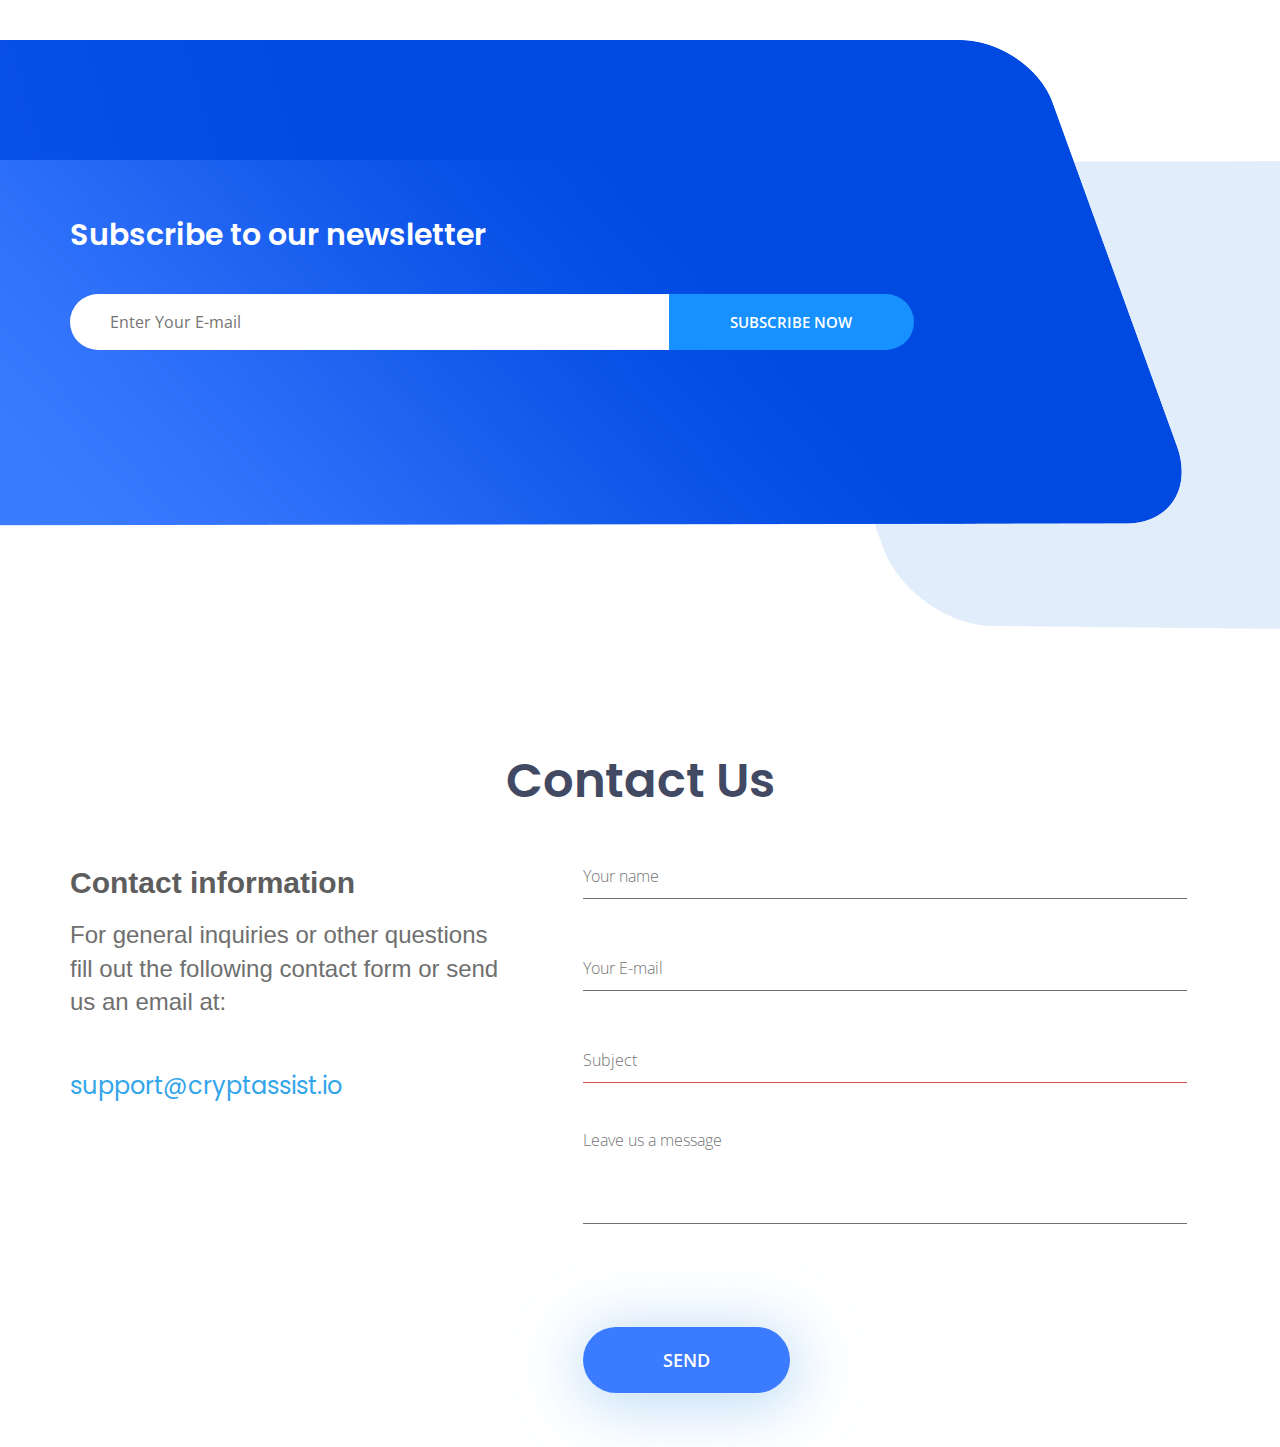
<file: forms.html>
<!doctype html>
<html lang="">

<head>
    <meta charset="utf-8">
    <meta http-equiv="x-ua-compatible" content="ie=edge">
    <title>Forms</title>
    <meta name="description" content="">
    <meta name="viewport" content="width=device-width, initial-scale=1">
    <link href="https://fonts.googleapis.com/css?family=Poppins:300,600&Open+Sans:300,600" rel="stylesheet">
    <link href="https://fonts.googleapis.com/css?family=Open+Sans:300,400,600,700" rel="stylesheet">
    <link rel="stylesheet" href="assets/css/app.css">
</head>
<body>
<div class="section-subscribe">
    <div class="container subscribe-form">
        <label class="subscribe-form__label">Subscribe to our newsletter</label>
        <div class="subscribe-form__field">
            <div class="form-item">
                <input type="email" class="subscribe-form__input" placeholder="Enter Your E-mail">
            </div>
            <button type="submit" class="subscribe-form__btn">SUBSCRIBE NOW</button>
        </div>
    </div>
</div>
<h2 class="section-title">Contact Us</h2>
<div class="contact-section">
    <div class="container contact-section__index">
        <div class="contact-form-postsctipt">
            <h3 class="contact-form-postsctipt__header">Contact information</h3>
            <p class="contact-form-postsctipt__paragraph">For general inquiries or other
                questions fill out the following contact form or send us an email at:
            </p>
            <p class="contact-form-postsctipt__paragraph"><a href="mailto:support@cryptassist.io" class="link_active">support@cryptassist.io</a>
            </p>
        </div>
        <div class="contact-form-index">
            <div class="form-item">
                <input type="text" class="form-control" placeholder="Your name">
            </div>
            <div class="form-item">
                <input type="email" class="form-control" placeholder="Your E-mail">
            </div>
            <div class="form-item state-error">
                <input type="text" class="form-control" placeholder="Subject">
            </div>
            <div class="form-item">
                <textarea class="form-control" placeholder="Leave us a message"></textarea>
            </div>
            <div class="form-item_send">
                <button class="btn-default btn-default_with-shadow">
                    Send
                </button>
            </div>
        </div>
    </div>
</div>
<script src="assets/js/app.js"></script>
</body>
</html>
</file>
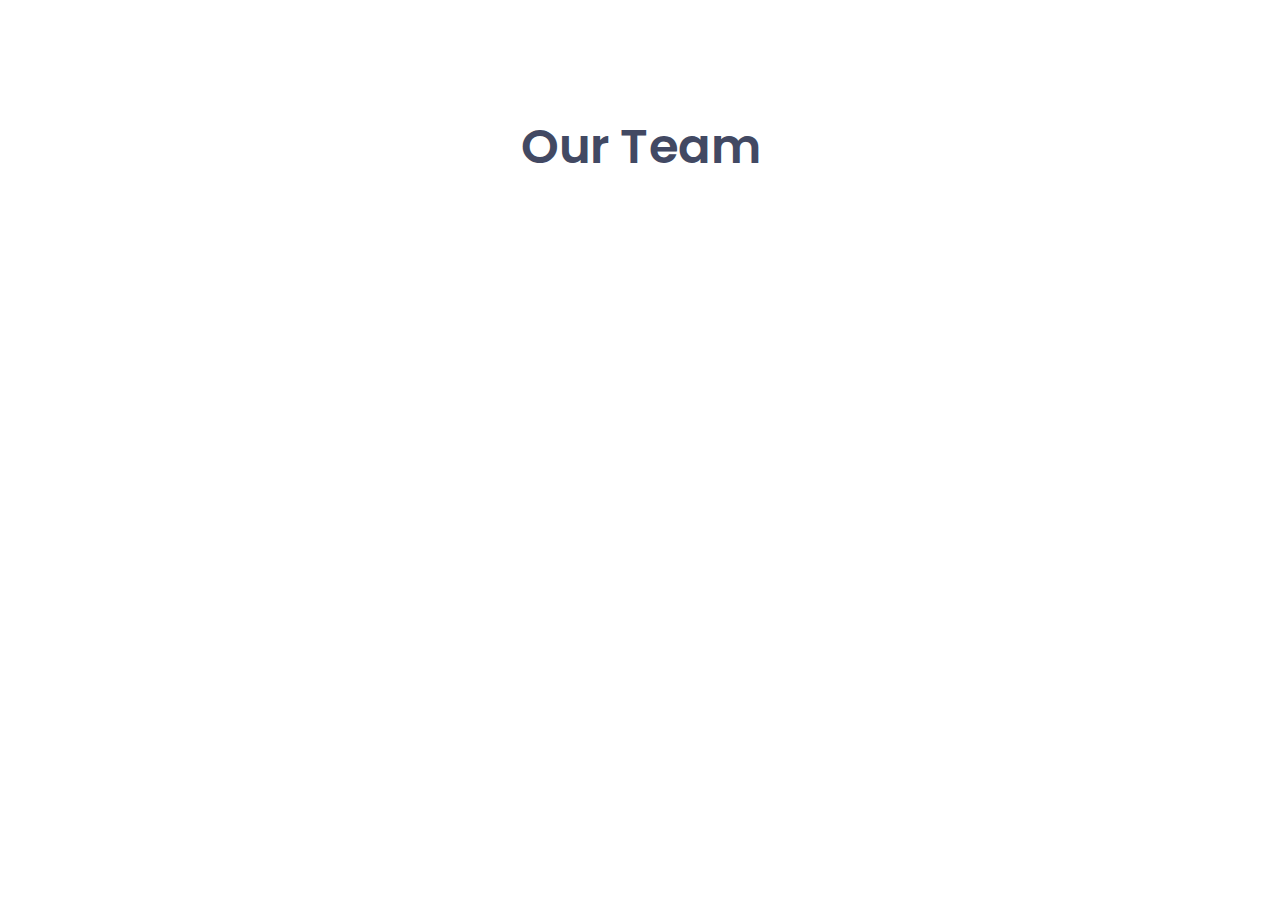
<file: our-team.html>
<!doctype html>
<html lang="">

<head>
    <meta charset="utf-8">
    <meta http-equiv="x-ua-compatible" content="ie=edge">
    <title></title>
    <meta name="description" content="">
    <meta name="viewport" content="width=device-width, initial-scale=1">

    <link href="https://fonts.googleapis.com/css?family=Poppins:300,600&Open+Sans:300,600" rel="stylesheet">

    <link rel="stylesheet" href="assets/css/app.css">
</head>

<body>
    <h2 class="section-title">
        Our Team
    </h2>

    <script src="assets/js/app.js"></script>
</body>

</html>
</file>
<file: assets/css/app.css>
/* http://meyerweb.com/eric/tools/css/reset/ 
   v2.0 | 20110126
   License: none (public domain)
*/
html, body, div, span, applet, object, iframe,
h1, h2, h3, h4, h5, h6, p, blockquote, pre,
a, abbr, acronym, address, big, cite, code,
del, dfn, em, img, ins, kbd, q, s, samp,
small, strike, strong, sub, sup, tt, var,
b, u, i, center,
dl, dt, dd, ol, ul, li,
fieldset, form, label, legend,
table, caption, tbody, tfoot, thead, tr, th, td,
article, aside, canvas, details, embed,
figure, figcaption, footer, header, hgroup,
menu, nav, output, ruby, section, summary,
time, mark, audio, video {
  margin: 0;
  padding: 0;
  border: 0;
  font-size: 100%;
  font: inherit;
  vertical-align: baseline;
}

/* HTML5 display-role reset for older browsers */
article, aside, details, figcaption, figure,
footer, header, hgroup, menu, nav, section {
  display: block;
}

body {
  line-height: 1;
}

ol, ul {
  list-style: none;
}

blockquote, q {
  quotes: none;
}

blockquote:before, blockquote:after,
q:before, q:after {
  content: '';
  content: none;
}

table {
  border-collapse: collapse;
  border-spacing: 0;
}

* {
  -webkit-box-sizing: border-box;
          box-sizing: border-box;
}

::-moz-selection {
  background: #b3d4fc;
  text-shadow: none;
}

::selection {
  background: #b3d4fc;
  text-shadow: none;
}

html {
  font-size: 16px;
  line-height: 1;
}

body {
  font-family: -apple-system, BlinkMacSystemFont, 'Segoe UI', Roboto, Oxygen, Ubuntu, Cantarell, 'Fira Sans', Droid Sans, 'Helvetica Neue', sans-serif;
  -webkit-font-smoothing: antialiased;
  min-width: 320px;
  max-width: 1920px;
  margin: 0 auto;
  overflow-x: hidden;
}

button,
input {
  line-height: 1.5;
}

button,
a {
  outline: none;
}

a {
  text-decoration: none;
  color: inherit;
}

input {
  font: inherit;
  outline: none;
}

.svg-icon {
  display: block;
  width: 100%;
  height: 100%;
}

.container {
  margin-left: auto;
  margin-right: auto;
  width: 1140px;
}

@media screen and (max-width: 1199px) {
  .container {
    width: 960px;
  }
}

@media screen and (max-width: 991px) {
  .container {
    width: 720px;
  }
}

@media screen and (max-width: 767px) {
  .container {
    width: 540px;
  }
}

@media screen and (max-width: 575px) {
  .container {
    width: auto;
    padding-left: 15px;
    padding-right: 15px;
  }
}

@media screen and (max-width: 575px) {
  .container:not(.container--no-paddings) {
    padding-left: 15px;
    padding-right: 15px;
  }
}

.btn {
  display: inline-block;
  vertical-align: top;
  font-size: 14px;
  font-family: 'Open Sans', sans-serif;
  border-radius: 1.25em;
  padding: 0.6071428571428571em 0;
  color: white;
  text-align: center;
}

.btn__inner {
  position: relative;
  z-index: 1;
}

.btn--border {
  border: 1px solid white;
  -webkit-transition: border 0.35s ease, background 0.35s ease, color 0.35s ease;
  transition: border 0.35s ease, background 0.35s ease, color 0.35s ease;
}

.btn--border:hover, .btn--border:focus, .btn--border:active {
  background: white;
  color: #006fd3;
}

.btn--border:active {
  border-color: #006fd3;
}

.btn--white {
  color: #006fd3;
  background: white;
  border: 1px solid transparent;
  -webkit-transition: border 0.35s ease, color 0.35s ease, background 0.35s ease;
  transition: border 0.35s ease, color 0.35s ease, background 0.35s ease;
}

.btn--white:hover, .btn--white:focus {
  background: #1791ff;
  color: white;
}

.btn--white:active {
  border-color: #006fd3;
}

.btn--white:disabled {
  color: #649fd0;
}

.btn--lg {
  font-size: 16px;
  letter-spacing: 0.025em;
  text-transform: uppercase;
  padding-top: 1.5625em;
  padding-bottom: 1.5625em;
  border-radius: 2.25em;
}

@media screen and (max-width: 991px) {
  .btn--lg {
    font-size: 15px;
    padding-top: 1.366666666666667em;
    padding-bottom: 1.366666666666667em;
  }
}

.btn--header {
  width: 7em;
  font-weight: 300;
  font-family: 'Poppins', sans-serif;
}

@media screen and (max-width: 1199px) {
  .btn--header {
    font-size: 13px;
    width: 6.5em;
  }
}

@media screen and (max-width: 991px) {
  .btn--header {
    font-size: 14px;
    width: 100%;
    padding-left: 1em;
    padding-right: 1em;
  }
}

.btn--footer {
  font-weight: 600;
  font-size: 18px;
  padding: 1.333333333333333em 2em;
  min-width: 21.05555555555556em;
  border-radius: 2em;
}

@media screen and (max-width: 1199px) {
  .btn--footer {
    font-size: 16px;
  }
}

@media screen and (max-width: 767px) {
  .btn--footer {
    font-size: 14px;
    padding-top: 1.285714285714286em;
    padding-bottom: 1.285714285714286em;
  }
}

@media screen and (max-width: 575px) {
  .btn--footer {
    min-width: auto;
    width: 100%;
  }
}

.btn--intro {
  width: 13.0625em;
}

.btn--timer {
  width: 11.93333333333333em;
}

.shadow-btn {
  font-size: 14px;
  font-family: 'Open Sans', sans-serif;
  color: white;
  text-align: center;
  position: relative;
}

.shadow-btn, .shadow-btn__inner {
  display: inline-block;
  vertical-align: top;
}

.shadow-btn__inner, .shadow-btn__text {
  position: relative;
  z-index: 1;
}

.shadow-btn__inner {
  border-radius: 2em;
  background: -webkit-gradient(linear, left top, right top, from(#004ae2), to(#3b7bff));
  background: linear-gradient(to right, #004ae2, #3b7bff);
}

.shadow-btn__inner::before {
  content: "";
  display: block;
  width: 100%;
  height: 100%;
  position: absolute;
  top: 0;
  left: 0;
  background: #0265cd;
  opacity: 0;
  -webkit-transition: background 0.35s ease, opacity 0.35s ease;
  transition: background 0.35s ease, opacity 0.35s ease;
  border-radius: 2em;
}

.shadow-btn:active .shadow-btn__inner::before {
  background: #057adc;
}

.shadow-btn:disabled .shadow-btn__inner::before {
  background: #649fd0;
}

.shadow-btn::before {
  content: "";
  width: 75%;
  height: 3em;
  position: absolute;
  bottom: 0;
  left: 0;
  right: 0;
  margin: 0 auto;
  -webkit-box-shadow: 0px 0.25em 3em 0px rgba(16, 128, 234, 0.75);
          box-shadow: 0px 0.25em 3em 0px rgba(16, 128, 234, 0.75);
  background: transparent;
  -webkit-transition: opacity 0.35s ease;
  transition: opacity 0.35s ease;
}

.shadow-btn:hover .shadow-btn__inner::before,
.shadow-btn:focus .shadow-btn__inner::before {
  opacity: 1;
}

.shadow-btn:hover::before, .shadow-btn:focus::before {
  opacity: 0;
}

.shadow-btn--text-picture, .shadow-btn--text-picture::before,
.shadow-btn--text-picture .shadow-btn__inner::before {
  border-radius: 2em;
}

.shadow-btn--text-picture .shadow-btn__inner {
  padding: 1.392857142857143em 2.75em;
}

@media screen and (max-width: 767px) {
  .shadow-btn--text-picture .shadow-btn__inner {
    padding-left: 2.642857142857143em;
    padding-right: 2.642857142857143em;
  }
}

.section-title {
  font-size: 48px;
  font-family: 'Poppins', sans-serif;
  font-weight: 600;
  color: #424963;
  text-align: center;
  line-height: 1.333333333333333;
}

.section-title--white {
  color: white;
}

@media screen and (max-width: 1199px) {
  .section-title {
    font-size: 40px;
  }
}

@media screen and (max-width: 991px) {
  .section-title {
    font-size: 32px;
  }
}

@media screen and (max-width: 767px) {
  .section-title {
    font-size: 24px;
  }
}

.header {
  padding: 25px 0;
}

@media screen and (max-width: 991px) {
  .header {
    padding-top: 22px;
    padding-bottom: 22px;
    background: #025ec0;
  }
}

.header__row {
  display: -webkit-box;
  display: -ms-flexbox;
  display: flex;
  -webkit-box-pack: start;
      -ms-flex-pack: start;
          justify-content: flex-start;
  -webkit-box-align: center;
      -ms-flex-align: center;
          align-items: center;
}

.header__col {
  -webkit-box-flex: 0;
      -ms-flex-positive: 0;
          flex-grow: 0;
  -ms-flex-negative: 0;
      flex-shrink: 0;
}

.header__col--logo {
  -ms-flex-preferred-size: 25.70175438596491%;
      flex-basis: 25.70175438596491%;
}

@media screen and (max-width: 1199px) {
  .header__col--logo {
    -ms-flex-preferred-size: 25%;
        flex-basis: 25%;
  }
}

@media screen and (max-width: 991px) {
  .header__col--logo {
    -ms-flex-preferred-size: 55.17241379310345%;
        flex-basis: 55.17241379310345%;
  }
}

.header__col--nav {
  -ms-flex-preferred-size: 51.31578947368421%;
      flex-basis: 51.31578947368421%;
}

@media screen and (max-width: 1199px) {
  .header__col--nav {
    -ms-flex-preferred-size: 50%;
        flex-basis: 50%;
  }
}

@media screen and (max-width: 991px) {
  .header__col--nav {
    display: none;
  }
}

.header__col--btns {
  -ms-flex-preferred-size: 22.98245614035088%;
      flex-basis: 22.98245614035088%;
}

@media screen and (max-width: 1199px) {
  .header__col--btns {
    -ms-flex-preferred-size: 25%;
        flex-basis: 25%;
  }
}

@media screen and (max-width: 991px) {
  .header__col--btns {
    display: none;
  }
}

.header__col--mobile {
  display: none;
  -webkit-box-pack: end;
      -ms-flex-pack: end;
          justify-content: flex-end;
  -webkit-box-align: center;
      -ms-flex-align: center;
          align-items: center;
}

@media screen and (max-width: 991px) {
  .header__col--mobile {
    display: -webkit-box;
    display: -ms-flexbox;
    display: flex;
    -ms-flex-preferred-size: 44.82758620689655%;
        flex-basis: 44.82758620689655%;
  }
}

.header__logo {
  max-width: 185px;
}

.header__logo,
.header__logo img {
  display: inline-block;
  vertical-align: top;
}

.header__logo img {
  width: 100%;
  height: auto;
}

@media screen and (max-width: 1199px) {
  .header__logo {
    max-width: 139px;
  }
}

@media screen and (max-width: 991px) {
  .header__logo {
    max-width: 106px;
  }
}

.header__btns {
  display: -webkit-box;
  display: -ms-flexbox;
  display: flex;
  -webkit-box-pack: justify;
      -ms-flex-pack: justify;
          justify-content: space-between;
  -webkit-box-align: center;
      -ms-flex-align: center;
          align-items: center;
}

.lang-btn {
  display: inline-block;
  vertical-align: top;
  width: 27px;
}

.lang-btn img {
  display: block;
  width: 100%;
  height: auto;
}

.burger + .lang-btn {
  margin-left: 21px;
}

.burger {
  display: inline-block;
  vertical-align: top;
  font-size: 14px;
  letter-spacing: 0.025em;
  font-family: 'Poppins', sans-serif;
  font-weight: 300;
  background: transparent;
  padding: 0.0357142857142857em 3em 0.0357142857142857em 0;
  border: none;
  color: white;
  position: relative;
  cursor: pointer;
}

.burger__icon {
  display: block;
  width: 1.857142857142857em;
  height: 1.571428571428571em;
  border-top: 2px solid white;
  border-bottom: 2px solid white;
  position: absolute;
  top: 50%;
  right: 0;
  margin-top: -0.7857142857142857em;
}

.burger__icon::before {
  content: "";
  width: 100%;
  height: 2px;
  background: white;
  position: absolute;
  top: 50%;
  left: 0;
  margin-top: -0.5px;
}

.mobile-menu {
  background: #025ec0;
  position: absolute;
  top: 100%;
  left: 0;
  width: 100%;
  z-index: 9999;
  display: none;
}

.mobile-menu__inner, .mobile-menu__nav {
  border-top: 1px solid white;
}

.mobile-menu__btns {
  display: -webkit-box;
  display: -ms-flexbox;
  display: flex;
  -webkit-box-pack: start;
      -ms-flex-pack: start;
          justify-content: flex-start;
  -webkit-box-align: start;
      -ms-flex-align: start;
          align-items: flex-start;
  margin-left: -7.5px;
  margin-right: -7.5px;
  padding-top: 9px;
  padding-bottom: 18px;
}

@media screen and (max-width: 991px) {
  .mobile-menu__btns {
    margin-left: auto;
    margin-right: auto;
    max-width: 305px;
  }
}

@media screen and (max-width: 575px) {
  .mobile-menu__btns {
    margin-left: 0;
    margin-right: 0;
    max-width: none;
  }
}

.mobile-menu__btn-container {
  -webkit-box-flex: 0;
      -ms-flex-positive: 0;
          flex-grow: 0;
  -ms-flex-negative: 0;
      flex-shrink: 0;
}

.mobile-menu__btn-container:first-child {
  -ms-flex-preferred-size: 52.45901639344262%;
      flex-basis: 52.45901639344262%;
}

.mobile-menu__btn-container:last-child {
  -ms-flex-preferred-size: 47.54098360655738%;
      flex-basis: 47.54098360655738%;
}

.mobile-menu__btn-wrapper {
  padding-left: 7.5px;
  padding-right: 7.5px;
}

.mobile-menu__nav {
  padding-top: 13px;
  padding-bottom: 13px;
}

.nav {
  display: -webkit-box;
  display: -ms-flexbox;
  display: flex;
  -webkit-box-pack: start;
      -ms-flex-pack: start;
          justify-content: flex-start;
  -webkit-box-align: start;
      -ms-flex-align: start;
          align-items: flex-start;
  font-size: 16px;
  font-family: 'Poppins', sans-serif;
  font-weight: 300;
}

@media screen and (max-width: 1199px) {
  .nav {
    font-size: 14px;
    -webkit-box-pack: center;
        -ms-flex-pack: center;
            justify-content: center;
  }
}

.nav__item {
  padding: 0 1.25em;
}

@media screen and (max-width: 1199px) {
  .nav__item {
    padding-left: 1em;
    padding-right: 1em;
  }
}

.nav__item:first-child {
  padding-left: 0;
}

.nav__item:last-child {
  padding-right: 0;
}

.nav__link {
  color: white;
  display: inline-block;
  vertical-align: top;
  border-bottom: 1px solid transparent;
  -webkit-transition: border 0.35s ease;
  transition: border 0.35s ease;
}

.nav__link:hover, .nav__link:focus, .nav__link:active {
  border-bottom-color: white;
}

.mobile-nav {
  font-size: 12px;
}

.mobile-nav__link {
  display: block;
  width: 100%;
  letter-spacing: 0.025em;
  font-family: 'Poppins', sans-serif;
  font-weight: 300;
  color: white;
  padding: 0.9166666666666667em 0;
}

@media screen and (max-width: 991px) {
  .mobile-nav__link {
    text-align: center;
  }
}

@media screen and (max-width: 575px) {
  .mobile-nav__link {
    text-align: left;
  }
}

.mobile-nav__text {
  display: inline-block;
  vertical-align: top;
  border: 1px solid transparent;
  -webkit-transition: 0.35s ease;
  transition: 0.35s ease;
  line-height: 1.25;
}

.mobile-nav__link:hover .mobile-nav__text,
.mobile-nav__link:focus .mobile-nav__text {
  border-bottom-color: white;
}

.start {
  min-height: 100vh;
  background: -webkit-gradient(linear, left top, right top, from(#0265ce), to(#1992fc));
  background: linear-gradient(to right, #0265ce, #1992fc);
}

@media screen and (max-width: 991px) {
  .start {
    min-height: auto;
  }
}

.intro {
  font-size: 24px;
  color: white;
  padding: 68px 0;
}

@media screen and (max-width: 1199px) {
  .intro {
    font-size: 22px;
  }
}

@media screen and (max-width: 991px) {
  .intro {
    font-size: 16px;
    padding-top: 51px;
    padding-bottom: 70px;
  }
}

@media screen and (max-width: 767px) {
  .intro {
    padding-top: 48px;
    padding-bottom: 68px;
  }
}

.intro__row {
  display: -webkit-box;
  display: -ms-flexbox;
  display: flex;
  -webkit-box-pack: start;
      -ms-flex-pack: start;
          justify-content: flex-start;
  -webkit-box-align: center;
      -ms-flex-align: center;
          align-items: center;
}

@media screen and (max-width: 767px) {
  .intro__row {
    display: block;
  }
}

.intro__col {
  -webkit-box-flex: 0;
      -ms-flex-positive: 0;
          flex-grow: 0;
  -ms-flex-negative: 0;
      flex-shrink: 0;
}

.intro__col--text {
  -ms-flex-preferred-size: 48.68421052631579%;
      flex-basis: 48.68421052631579%;
}

@media screen and (max-width: 767px) {
  .intro__col--text {
    text-align: center;
  }
}

.intro__col--timer {
  -ms-flex-preferred-size: 51.31578947368421%;
      flex-basis: 51.31578947368421%;
}

@media screen and (max-width: 767px) {
  .intro__col--text + .intro__col--timer {
    margin-top: 41px;
  }
}

.intro__title, .intro__subtitle {
  letter-spacing: 0.025em;
}

.intro__title {
  font-family: 'Poppins', sans-serif;
  font-weight: 600;
  line-height: 1;
  font-size: 2.5em;
}

@media screen and (max-width: 767px) {
  .intro__title {
    font-size: 1.875em;
  }
}

.intro__subtitle {
  font-family: 'Open Sans', sans-serif;
  line-height: 1.25;
}

@media screen and (max-width: 767px) {
  .intro__btn {
    display: none;
  }
}

.intro__title + .intro__subtitle {
  margin-top: 0.9166666666666667em;
}

@media screen and (max-width: 767px) {
  .intro__title + .intro__subtitle {
    margin-top: 0.375em;
  }
}

.intro__subtitle + .intro__btn {
  margin-top: 36px;
}

@media screen and (max-width: 991px) {
  .intro__subtitle + .intro__btn {
    margin-top: 27px;
  }
}

.timer {
  background: #025ec0;
  font-family: 'Open Sans', sans-serif;
  color: white;
  padding: 40px 28px 50px 28px;
  border-radius: 10px;
}

@media screen and (max-width: 991px) {
  .timer {
    padding: 30px 21px 38px 21px;
  }
}

@media screen and (max-width: 767px) {
  .timer {
    padding: 18px 15px 20px 15px;
  }
}

.timer__text {
  font-size: 18px;
  letter-spacing: 0.025em;
  text-align: center;
  line-height: 1.25;
}

@media screen and (max-width: 991px) {
  .timer__text {
    font-size: 14px;
  }
}

@media screen and (max-width: 767px) {
  .timer__text {
    font-size: 12px;
  }
}

.timer__text--uppercase {
  text-transform: uppercase;
}

.timer__text strong {
  font-weight: 600;
}

.timer__value {
  display: -webkit-box;
  display: -ms-flexbox;
  display: flex;
  -webkit-box-pack: center;
      -ms-flex-pack: center;
          justify-content: center;
  -webkit-box-align: start;
      -ms-flex-align: start;
          align-items: flex-start;
}

.timer__text + .timer__value {
  margin-top: 30px;
}

@media screen and (max-width: 991px) {
  .timer__text + .timer__value {
    margin-top: 23px;
  }
}

@media screen and (max-width: 767px) {
  .timer__text + .timer__value {
    margin-top: 12px;
  }
}

.timer__value + .timer__text {
  margin-top: 36px;
}

@media screen and (max-width: 991px) {
  .timer__value + .timer__text {
    margin-top: 27px;
  }
}

@media screen and (max-width: 767px) {
  .timer__value + .timer__text {
    margin-top: 11px;
    font-size: 11px;
  }
}

.timer__text + .timer__progress-bar {
  margin-top: 12px;
}

@media screen and (max-width: 991px) {
  .timer__text + .timer__progress-bar {
    margin-top: 9px;
  }
}

@media screen and (max-width: 767px) {
  .timer__text + .timer__progress-bar {
    margin-top: 14px;
  }
}

.timer__unit {
  text-align: center;
  padding-left: 2.166666666666667em;
  padding-right: 2.166666666666667em;
  font-size: 12px;
}

@media screen and (max-width: 991px) {
  .timer__unit {
    font-size: 10px;
    padding-left: 1.5em;
    padding-right: 1.5em;
  }
}

@media screen and (max-width: 767px) {
  .timer__unit {
    font-size: 9px;
    padding-left: 1.277777777777778em;
    padding-right: 1.277777777777778em;
  }
}

.timer__unit:first-child {
  padding-left: 0;
}

.timer__unit:last-child {
  padding-right: 0;
}

.timer__unit + .timer__unit {
  position: relative;
}

.timer__unit + .timer__unit:before {
  content: ':';
  font-size: 4.583333333333333em;
  font-weight: 300;
  font-family: inherit;
  position: absolute;
  top: 0;
  left: -0.1272727272727273em;
  margin-top: -0.0909090909090909em;
}

@media screen and (max-width: 991px) {
  .timer__unit + .timer__unit:before {
    font-size: 3.5em;
  }
}

.timer__number, .timer__unit-name {
  display: block;
  text-align: center;
}

.timer__number {
  font-size: 4.583333333333333em;
  font-weight: 300;
  letter-spacing: 0.025em;
}

@media screen and (max-width: 991px) {
  .timer__number {
    font-size: 3.5em;
  }
}

@media screen and (max-width: 767px) {
  .timer__number {
    font-size: 3.333333333333333em;
  }
}

.timer__unit-name {
  text-transform: uppercase;
  color: #46bdf4;
}

.timer__number + .timer__unit-name {
  margin-top: 9px;
}

@media screen and (max-width: 991px) {
  .timer__number + .timer__unit-name {
    margin-top: 7px;
  }
}

@media screen and (max-width: 991px) {
  .timer__number + .timer__unit-name {
    margin-top: 4px;
  }
}

.timer__btn-container {
  text-align: center;
  display: none;
}

@media screen and (max-width: 767px) {
  .timer__btn-container {
    display: block;
  }
}

.timer__progress-bar + .timer__btn-container {
  margin-top: 19px;
}

.timer-progress-bar {
  font-size: 12px;
}

@media screen and (max-width: 991px) {
  .timer-progress-bar {
    font-size: 10px;
  }
}

@media screen and (max-width: 991px) {
  .timer-progress-bar {
    font-size: 11px;
  }
}

.timer-progress-bar__bar {
  height: 1.833333333333333em;
  border-radius: 0.8333333333333333em;
  background: -webkit-gradient(linear, left top, right top, from(#46bdf4), to(#0265ce));
  background: linear-gradient(to right, #46bdf4, #0265ce);
  position: relative;
  overflow: hidden;
}

@media screen and (max-width: 767px) {
  .timer-progress-bar__bar {
    height: 1.818181818181818em;
  }
}

.timer-progress-bar__value {
  letter-spacing: 0.025em;
  font-family: 'Open Sans', sans-serif;
  position: absolute;
  top: 50%;
  right: 25%;
  margin-top: -0.5em;
  color: white;
  padding-right: 1.25em;
}

.timer-progress-bar__left {
  display: block;
  width: 25%;
  height: 100%;
  position: absolute;
  top: 0;
  right: 0;
  background: white;
}

.timer-progress-bar__checkpoint {
  font-size: 1.333333333333333em;
  letter-spacing: 0.025em;
  text-align: center;
  padding-top: 2.1875em;
  position: relative;
}

@media screen and (max-width: 767px) {
  .timer-progress-bar__checkpoint {
    font-size: 0.9090909090909091em;
    padding-top: 0.7em;
  }
}

.timer-progress-bar__checkpoint::before {
  content: "";
  width: 1px;
  height: 3.1875em;
  position: absolute;
  top: -1.375em;
  left: 0;
  right: 0;
  margin: 0 auto;
  background: #bababa;
}

@media screen and (max-width: 767px) {
  .timer-progress-bar__checkpoint::before {
    height: 2.5em;
    top: -2.2em;
  }
}

.footer {
  padding: 114px 0 54px 0;
  background: url("../img/footer-bg.jpg") center top/cover no-repeat;
  font-family: 'Open Sans', sans-serif;
  color: white;
}

@media screen and (max-width: 1199px) {
  .footer {
    padding-top: 86px;
    padding-bottom: 41px;
  }
}

@media screen and (max-width: 991px) {
  .footer {
    padding-top: 65px;
    padding-bottom: 31px;
  }
}

@media screen and (max-width: 767px) {
  .footer {
    padding-top: 37px;
    padding-bottom: 91px;
  }
}

.footer__btn-container {
  text-align: center;
}

.powered-by + .footer__btn-container {
  margin-top: 80px;
}

@media screen and (max-width: 1199px) {
  .powered-by + .footer__btn-container {
    margin-top: 60px;
  }
}

@media screen and (max-width: 991px) {
  .powered-by + .footer__btn-container {
    margin-top: 45px;
  }
}

@media screen and (max-width: 767px) {
  .powered-by + .footer__btn-container {
    margin-top: 48px;
  }
}

.footer__row {
  display: -webkit-box;
  display: -ms-flexbox;
  display: flex;
  -webkit-box-pack: center;
      -ms-flex-pack: center;
          justify-content: center;
  -webkit-box-align: center;
      -ms-flex-align: center;
          align-items: center;
}

@media screen and (max-width: 991px) {
  .footer__row {
    display: block;
  }
}

@media screen and (max-width: 575px) {
  .footer__row {
    max-width: 290px;
    margin-left: auto;
    margin-right: auto;
  }
}

.footer__col {
  font-size: 18px;
}

@media screen and (max-width: 1199px) {
  .footer__col {
    font-size: 16px;
  }
}

@media screen and (max-width: 767px) {
  .footer__col {
    font-size: 14px;
  }
}

@media screen and (max-width: 991px) {
  .footer__col + .footer__col {
    margin-top: 2.428571428571429em;
  }
}

.footer__col-inner {
  padding: 0 1em;
}

@media screen and (max-width: 991px) {
  .footer__col-inner {
    padding-left: 0;
    padding-right: 0;
  }
}

.footer__col:first-child .footer__col-inner {
  padding-left: 0;
}

.footer__col:last-child .footer__col-inner {
  padding-right: 0;
}

.footer__col + .footer__col .footer__col-inner {
  position: relative;
}

.footer__col + .footer__col .footer__col-inner::before {
  content: "";
  width: 1px;
  height: 2.055555555555556em;
  position: absolute;
  top: 50%;
  left: -0.5px;
  margin-top: -1.027777777777778em;
  background: white;
}

@media screen and (max-width: 991px) {
  .footer__col + .footer__col .footer__col-inner::before {
    display: none;
  }
}

@media screen and (max-width: 575px) {
  .footer__btn-container {
    max-width: 290px;
    margin-left: auto;
    margin-right: auto;
  }
}

.footer__btn-container + .footer__row {
  margin-top: 86px;
}

@media screen and (max-width: 1199px) {
  .footer__btn-container + .footer__row {
    margin-top: 65px;
  }
}

@media screen and (max-width: 991px) {
  .footer__btn-container + .footer__row {
    margin-top: 49px;
  }
}

@media screen and (max-width: 767px) {
  .footer__btn-container + .footer__row {
    margin-top: 42px;
  }
}

.footer__link {
  display: inline-block;
  vertical-align: top;
}

.footer__copyright {
  text-align: center;
  font-size: 14px;
}

@media screen and (max-width: 575px) {
  .footer__copyright {
    max-width: 290px;
    margin-left: auto;
    margin-right: auto;
  }
}

.footer__row + .footer__copyright {
  margin-top: 39px;
}

@media screen and (max-width: 1199px) {
  .footer__row + .footer__copyright {
    margin-top: 29px;
  }
}

@media screen and (max-width: 991px) {
  .footer__row + .footer__copyright {
    margin-top: 54px;
  }
}

.powered-by {
  max-width: 945px;
  margin-left: auto;
  margin-right: auto;
}

@media screen and (max-width: 1199px) {
  .powered-by {
    max-width: 709px;
  }
}

@media screen and (max-width: 991px) {
  .powered-by {
    max-width: none;
  }
}

@media screen and (max-width: 575px) {
  .powered-by {
    max-width: 290px;
  }
}

.powered-by__items {
  display: -webkit-box;
  display: -ms-flexbox;
  display: flex;
  -webkit-box-pack: justify;
      -ms-flex-pack: justify;
          justify-content: space-between;
  -webkit-box-align: end;
      -ms-flex-align: end;
          align-items: flex-end;
}

.powered-by__title + .powered-by__items {
  margin-top: 62px;
}

@media screen and (max-width: 1199px) {
  .powered-by__title + .powered-by__items {
    margin-top: 32px;
  }
}

@media screen and (max-width: 991px) {
  .powered-by__title + .powered-by__items {
    margin-top: 24px;
  }
}

@media screen and (max-width: 767px) {
  .powered-by__title + .powered-by__items {
    margin-top: 43px;
  }
}

.powered-by__link {
  display: block;
}

.powered-by__logo {
  display: block;
  height: auto;
  opacity: 0.48;
}

.powered-by__logo--cloudflare {
  width: 167px;
}

@media screen and (max-width: 1199px) {
  .powered-by__logo--cloudflare {
    width: 125px;
  }
}

@media screen and (max-width: 991px) {
  .powered-by__logo--cloudflare {
    width: 94px;
  }
}

@media screen and (max-width: 767px) {
  .powered-by__logo--cloudflare {
    width: 71px;
  }
}

@media screen and (max-width: 575px) {
  .powered-by__logo--cloudflare {
    width: 51px;
  }
}

.powered-by__logo--g-suite {
  width: 146px;
}

@media screen and (max-width: 1199px) {
  .powered-by__logo--g-suite {
    width: 110px;
  }
}

@media screen and (max-width: 991px) {
  .powered-by__logo--g-suite {
    width: 83px;
  }
}

@media screen and (max-width: 767px) {
  .powered-by__logo--g-suite {
    width: 62px;
  }
}

@media screen and (max-width: 575px) {
  .powered-by__logo--g-suite {
    width: 45px;
  }
}

.powered-by__logo--ibm {
  width: 156px;
}

@media screen and (max-width: 1199px) {
  .powered-by__logo--ibm {
    width: 117px;
  }
}

@media screen and (max-width: 991px) {
  .powered-by__logo--ibm {
    width: 88px;
  }
}

@media screen and (max-width: 767px) {
  .powered-by__logo--ibm {
    width: 66px;
  }
}

@media screen and (max-width: 575px) {
  .powered-by__logo--ibm {
    width: 48px;
  }
}

.powered-by__logo--sparkpost {
  width: 168px;
}

@media screen and (max-width: 1199px) {
  .powered-by__logo--sparkpost {
    width: 126px;
  }
}

@media screen and (max-width: 991px) {
  .powered-by__logo--sparkpost {
    width: 95px;
  }
}

@media screen and (max-width: 767px) {
  .powered-by__logo--sparkpost {
    width: 71px;
  }
}

@media screen and (max-width: 575px) {
  .powered-by__logo--sparkpost {
    width: 52px;
  }
}

.social {
  color: white;
  font-family: 'Open Sans', sans-serif;
  display: -webkit-box;
  display: -ms-flexbox;
  display: flex;
  -webkit-box-pack: start;
      -ms-flex-pack: start;
          justify-content: flex-start;
  -webkit-box-align: center;
      -ms-flex-align: center;
          align-items: center;
}

@media screen and (max-width: 575px) {
  .social {
    display: block;
    max-width: 290px;
    margin-left: auto;
    margin-right: auto;
  }
}

.social__text {
  display: block;
  padding-right: 1.833333333333333em;
}

.social__items {
  display: -webkit-box;
  display: -ms-flexbox;
  display: flex;
  -webkit-box-pack: start;
      -ms-flex-pack: start;
          justify-content: flex-start;
  -webkit-box-align: center;
      -ms-flex-align: center;
          align-items: center;
}

@media screen and (max-width: 575px) {
  .social__items {
    -webkit-box-pack: justify;
        -ms-flex-pack: justify;
            justify-content: space-between;
  }
}

@media screen and (max-width: 575px) {
  .social__text + .social__items {
    margin-top: 3.5em;
  }
}

.social__item {
  padding: 0 0.3333333333333333em;
}

@media screen and (max-width: 575px) {
  .social__item {
    padding-left: 0;
    padding-right: 0;
  }
}

.social__item:first-child {
  padding-left: 0;
}

.social__item:last-child {
  padding-right: 0;
}

.social__link {
  display: block;
  width: 2.222222222222222em;
  height: 2.222222222222222em;
  border: 1px solid white;
  border-radius: 50%;
  padding: 15%;
}

@media screen and (max-width: 767px) {
  .social__link {
    width: 2.428571428571429em;
    height: 2.428571428571429em;
  }
}

.social__icon {
  fill: white;
}

.text-picture {
  font-size: 16px;
  color: #424963;
}

@media screen and (max-width: 767px) {
  .text-picture {
    font-size: 14px;
  }
}

@media screen and (max-width: 575px) {
  .text-picture {
    font-size: 12px;
  }
}

.text-picture--light-grey {
  background: #f9fbfe;
  padding-top: 113px;
  padding-bottom: 191px;
}

@media screen and (max-width: 991px) {
  .text-picture--light-grey {
    padding-top: 1.666666666666667em;
    padding-bottom: 5em;
  }
}

.text-picture--main {
  background: transparent url(../img/iphone-bg.png) center -35px/1920px auto no-repeat;
}

@media screen and (max-width: 991px) {
  .text-picture--main {
    padding-top: 4.333333333333333em;
    background: transparent;
  }
}

.text-picture--exchange {
  padding-bottom: 103px;
}

@media screen and (max-width: 1199px) {
  .text-picture--exchange {
    padding-bottom: 77px;
  }
}

@media screen and (max-width: 991px) {
  .text-picture--exchange {
    padding-bottom: 58px;
  }
}

@media screen and (max-width: 767px) {
  .text-picture--exchange {
    padding-bottom: 44px;
  }
}

@media screen and (max-width: 575px) {
  .text-picture--exchange {
    padding-bottom: 23px;
  }
}

.text-picture--main + .text-picture {
  margin-top: 9.8125em;
}

@media screen and (max-width: 991px) {
  .text-picture--main + .text-picture {
    margin-top: 8.166666666666667em;
  }
}

.text-picture--crypto-go + .text-picture--multi-coin {
  margin-top: 10.6875em;
}

@media screen and (max-width: 991px) {
  .text-picture--crypto-go + .text-picture--multi-coin {
    margin-top: 5em;
  }
}

.text-picture--multi-coin + .text-picture--exchange {
  margin-top: 9.0625em;
}

@media screen and (max-width: 991px) {
  .text-picture--multi-coin + .text-picture--exchange {
    margin-top: 5.416666666666667em;
  }
}

.text-picture__row {
  display: -webkit-box;
  display: -ms-flexbox;
  display: flex;
  -webkit-box-pack: start;
      -ms-flex-pack: start;
          justify-content: flex-start;
  -webkit-box-align: start;
      -ms-flex-align: start;
          align-items: flex-start;
}

@media screen and (max-width: 991px) {
  .text-picture__row {
    -webkit-box-orient: vertical;
    -webkit-box-direction: normal;
        -ms-flex-direction: column;
            flex-direction: column;
  }
}

@media screen and (max-width: 991px) {
  .text-picture--main .text-picture__row {
    display: block;
  }
}

.text-picture__col {
  -ms-flex-preferred-size: 50%;
      flex-basis: 50%;
  -webkit-box-flex: 0;
      -ms-flex-positive: 0;
          flex-grow: 0;
  -ms-flex-negative: 0;
      flex-shrink: 0;
}

@media screen and (max-width: 991px) {
  .text-picture__col {
    -ms-flex-preferred-size: auto;
        flex-basis: auto;
    -webkit-box-flex: 1;
        -ms-flex-positive: 1;
            flex-grow: 1;
    -ms-flex-negative: 1;
        flex-shrink: 1;
  }
}

@media screen and (max-width: 1199px) {
  .text-picture__col--main {
    -ms-flex-preferred-size: 65%;
        flex-basis: 65%;
  }
}

@media screen and (max-width: 991px) {
  .text-picture__col--main {
    -webkit-box-ordinal-group: 2;
        -ms-flex-order: 1;
            order: 1;
  }
}

@media screen and (max-width: 1199px) {
  .text-picture__col--picture {
    -ms-flex-preferred-size: 35%;
        flex-basis: 35%;
  }
}

@media screen and (max-width: 991px) {
  .text-picture__col--picture {
    -webkit-box-ordinal-group: 1;
        -ms-flex-order: 0;
            order: 0;
    max-width: 320px;
  }
}

@media screen and (max-width: 767px) {
  .text-picture__col--picture {
    margin-left: auto;
    margin-right: auto;
  }
}

@media screen and (max-width: 991px) {
  .text-picture:not(.text-picture--main) .text-picture__col--main {
    margin-top: 4.166666666666667em;
  }
}

@media screen and (max-width: 991px) {
  .text-picture--crypto-go:not(.text-picture--main) .text-picture__col--main {
    margin-top: 2.5em;
  }
}

@media screen and (max-width: 991px) {
  .text-picture--multi-coin:not(.text-picture--main) .text-picture__col--main {
    margin-top: 5.416666666666667em;
  }
}

@media screen and (max-width: 991px) {
  .text-picture--exchange:not(.text-picture--main) .text-picture__col--main {
    margin-top: 2.5em;
  }
}

@media screen and (max-width: 991px) {
  .text-picture--better-world:not(.text-picture--main) .text-picture__col--main {
    margin-top: -2.5em;
  }
}

@media screen and (max-width: 991px) {
  .text-picture--technical-partner:not(.text-picture--main) .text-picture__col--main {
    margin-top: -1.583333333333333em;
  }
}

.text-picture--main .text-picture__col--main {
  -ms-flex-preferred-size: 59.82456140350877%;
      flex-basis: 59.82456140350877%;
  padding-top: 59px;
}

@media screen and (max-width: 1199px) {
  .text-picture--main .text-picture__col--main {
    -ms-flex-preferred-size: 65%;
        flex-basis: 65%;
  }
}

@media screen and (max-width: 991px) {
  .text-picture--main .text-picture__col--main {
    padding-top: 0;
  }
}

.text-picture--main .text-picture__col--picture {
  -ms-flex-preferred-size: 40.17543859649123%;
      flex-basis: 40.17543859649123%;
}

@media screen and (max-width: 1199px) {
  .text-picture--main .text-picture__col--picture {
    -ms-flex-preferred-size: 35%;
        flex-basis: 35%;
  }
}

@media screen and (max-width: 991px) {
  .text-picture--main .text-picture__col--picture {
    display: none;
  }
}

.text-picture--reverse .text-picture__col--picture {
  -webkit-box-ordinal-group: 1;
      -ms-flex-order: 0;
          order: 0;
}

.text-picture--reverse .text-picture__col--main {
  -webkit-box-ordinal-group: 2;
      -ms-flex-order: 1;
          order: 1;
}

.text-picture--definition-model .text-picture__col--picture {
  padding-top: 65px;
}

@media screen and (max-width: 991px) {
  .text-picture--definition-model .text-picture__col--picture {
    padding-top: 0;
  }
}

.text-picture--crypto-go .text-picture__col--main {
  padding-top: 10px;
}

@media screen and (max-width: 991px) {
  .text-picture--crypto-go .text-picture__col--main {
    padding-top: 0;
  }
}

.text-picture--multi-coin .text-picture__col--main {
  padding-top: 25px;
}

@media screen and (max-width: 991px) {
  .text-picture--multi-coin .text-picture__col--main {
    padding-top: 0;
  }
}

.text-picture--exchange .text-picture__col--picture {
  padding-top: 30px;
}

@media screen and (max-width: 991px) {
  .text-picture--exchange .text-picture__col--picture {
    padding-top: 0;
  }
}

.text-picture__main {
  padding-right: 3em;
}

@media screen and (max-width: 991px) {
  .text-picture__main {
    padding-right: 0;
  }
}

.text-picture--reverse .text-picture__main {
  padding-left: 15px;
  padding-right: 0;
}

@media screen and (max-width: 991px) {
  .text-picture--reverse .text-picture__main {
    padding-left: 0;
  }
}

.text-picture__picture {
  padding-left: 15px;
  text-align: center;
}

@media screen and (max-width: 991px) {
  .text-picture__picture {
    padding-left: 0;
  }
}

.text-picture--reverse .text-picture__picture {
  padding-left: 0;
  padding-right: 15px;
}

@media screen and (max-width: 991px) {
  .text-picture--reverse .text-picture__picture {
    padding-right: 0;
  }
}

.text-picture--main .text-picture__main {
  padding-left: 0;
}

.text-picture--main .text-picture__picture {
  text-align: left;
  padding-right: 0;
}

.text-picture__img {
  display: inline-block;
  vertical-align: top;
  max-width: 100%;
  height: auto;
}

.text-picture--main .text-picture__img {
  margin-left: -75px;
}

.text-picture__icon {
  position: relative;
}

.text-picture__icon::before {
  content: "";
  display: block;
  width: 55.5px;
  height: 51.5px;
  position: absolute;
  top: -16px;
  left: -23px;
  background: url("../img/stain.png") center/contain no-repeat;
}

@media screen and (max-width: 991px) {
  .text-picture__icon::before {
    width: 36px;
    height: 33px;
    left: -4px;
    top: -12px;
  }
}

.text-picture__icon--crypto-go {
  height: 3.25em;
}

@media screen and (max-width: 991px) {
  .text-picture__icon--crypto-go {
    height: 2.5em;
  }
}

.text-picture__icon--definition-model {
  height: 2.75em;
}

@media screen and (max-width: 991px) {
  .text-picture__icon--definition-model {
    height: 2.083333333333333em;
  }
}

.text-picture__icon--exchange {
  height: 3.125em;
}

@media screen and (max-width: 991px) {
  .text-picture__icon--exchange {
    height: 2.5em;
  }
}

.text-picture__icon--technical-partner {
  height: 2.9375em;
}

@media screen and (max-width: 991px) {
  .text-picture__icon--technical-partner {
    height: 2.5em;
  }
}

.text-picture__icon--multi-coin {
  height: 3.1875em;
}

@media screen and (max-width: 991px) {
  .text-picture__icon--multi-coin {
    height: 2.5em;
  }
}

.text-picture__icon--better-world {
  height: 2.6875em;
}

@media screen and (max-width: 991px) {
  .text-picture__icon--better-world {
    height: 2.5em;
  }
}

.text-picture__icon img {
  height: 100%;
  width: auto;
}

.text-picture__title {
  font-size: 2.25em;
  font-family: 'Poppins', sans-serif;
  font-weight: 600;
  position: relative;
  padding-top: 0.5277777777777778em;
  line-height: 1.25;
}

@media screen and (max-width: 991px) {
  .text-picture__title {
    font-size: 1.5em;
    line-height: 1.333333333333333;
    padding-top: 0.8888888888888889em;
  }
}

.text-picture__title::before {
  content: "";
  display: block;
  height: 3px;
  width: 1.111111111111111em;
  background: #4086fc;
  border-radius: 1px;
  position: absolute;
  top: 0;
  left: 0;
}

@media screen and (max-width: 991px) {
  .text-picture__title::before {
    width: 2.222222222222222em;
  }
}

.text-picture__subtitle, .text-picture__text {
  font-family: 'Open Sans', sans-serif;
  font-weight: 300;
}

.text-picture__subtitle {
  font-size: 1.5em;
  line-height: 1.5;
}

@media screen and (max-width: 991px) {
  .text-picture__subtitle {
    font-size: 1.166666666666667em;
    line-height: 1.285714285714286;
  }
}

.text-picture__text {
  line-height: 1.875;
}

@media screen and (max-width: 991px) {
  .text-picture__text {
    line-height: 1.333333333333333;
  }
}

.text-picture__text--md {
  font-size: 0.875em;
  font-weight: 400;
  line-height: 1.714285714285714;
}

@media screen and (max-width: 991px) {
  .text-picture__text--md {
    font-size: 1.166666666666667em;
    line-height: 1.714285714285714;
  }
}

.text-picture__text strong {
  font-weight: 600;
}

@media screen and (max-width: 991px) {
  .text-picture__text strong {
    font-weight: 400;
  }
}

.text-picture__btns {
  display: -webkit-box;
  display: -ms-flexbox;
  display: flex;
  -webkit-box-pack: start;
      -ms-flex-pack: start;
          justify-content: flex-start;
  -webkit-box-align: start;
      -ms-flex-align: start;
          align-items: flex-start;
  margin-left: -7.5px;
  margin-right: -7.5px;
}

@media screen and (max-width: 991px) {
  .text-picture__btns {
    display: block;
    margin-left: auto;
    margin-right: auto;
  }
}

.text-picture__btn-container {
  padding: 3.75px 7.5px;
}

@media screen and (max-width: 991px) {
  .text-picture__btn-container {
    padding: 0;
    text-align: center;
  }
}

@media screen and (max-width: 991px) {
  .text-picture__btn-container + .text-picture__btn-container {
    margin-top: 2.583333333333333em;
  }
}

.text-picture__icon + .text-picture__title {
  margin-top: 0.6666666666666667em;
}

.text-picture__title + .text-picture__subtitle {
  margin-top: 1.416666666666667em;
}

@media screen and (max-width: 991px) {
  .text-picture__title + .text-picture__subtitle {
    margin-top: 0.7857142857142857em;
  }
}

.text-picture__title + .text-picture__text--md {
  margin-top: 2.642857142857143em;
}

@media screen and (max-width: 991px) {
  .text-picture__title + .text-picture__text--md {
    margin-top: 1.071428571428571em;
  }
}

.text-picture__subtitle + .text-picture__text {
  margin-top: 2.3125em;
}

@media screen and (max-width: 991px) {
  .text-picture__subtitle + .text-picture__text {
    margin-top: 1.071428571428571em;
  }
}

.text-picture__text + .text-picture__text {
  margin-top: 1.125em;
}

@media screen and (max-width: 991px) {
  .text-picture__text + .text-picture__text {
    margin-top: 1.071428571428571em;
  }
}

.text-picture__text--md + .text-picture__text--md {
  margin-top: 1.714285714285714em;
}

@media screen and (max-width: 991px) {
  .text-picture__text--md + .text-picture__text--md {
    margin-top: 1em;
  }
}

.text-picture__text + .text-picture__btns {
  margin-top: 2.3125em;
}

@media screen and (max-width: 991px) {
  .text-picture__text + .text-picture__btns {
    margin-top: 3.75em;
  }
}

.text-picture__text + .text-picture__table {
  margin-top: 3.25em;
}

@media screen and (max-width: 991px) {
  .text-picture__text + .text-picture__table {
    margin-top: 1.583333333333333em;
  }
}

.table {
  font-size: 16px;
  font-family: 'Poppins', sans-serif;
  font-weight: 400;
  color: #5d5d5d;
  line-height: 1.25;
  border-radius: 0.5em;
  overflow: hidden;
  background: -webkit-gradient(linear, left top, right top, from(#34afeb), to(#2b8df4));
  background: linear-gradient(to right, #34afeb, #2b8df4);
  min-width: 32.0625em;
}

@media screen and (max-width: 991px) {
  .table {
    min-width: auto;
  }
}

@media screen and (max-width: 767px) {
  .table {
    font-size: 12px;
    min-width: 290px;
    margin-left: auto;
    margin-right: auto;
  }
}

.table tr {
  background: white;
}

.table td:last-child {
  text-align: right;
}

.table td {
  border: none;
  padding: 0.78125em 15px;
  background: transparent;
}

.table tr:nth-child(even) {
  background: #eee;
}

.table thead tr,
.table tfoot tr {
  background: transparent;
}

.table thead tr td,
.table tfoot tr td {
  color: white;
}

.table thead tr td,
.table tfoot tr td {
  padding-top: 0.625em;
  padding-bottom: 0.625em;
}

.table tfoot tr td {
  vertical-align: middle;
}

.table tfoot tr td:first-child {
  font-size: 1.3125em;
}

.table tfoot tr td:last-child {
  font-size: 1.875em;
  padding-top: 0.5em;
  padding-bottom: 0.5em;
}

.roadmap {
  font-size: 16px;
  padding-top: 103px;
  padding-bottom: 180px;
}

@media screen and (max-width: 1199px) {
  .roadmap {
    padding-top: 77px;
    padding-bottom: 135px;
  }
}

@media screen and (max-width: 991px) {
  .roadmap {
    padding-top: 58px;
    padding-bottom: 101px;
  }
}

@media screen and (max-width: 767px) {
  .roadmap {
    padding-top: 44px;
    padding-bottom: 76px;
    font-size: 14px;
  }
}

@media screen and (max-width: 575px) {
  .roadmap {
    padding-top: 29px;
    padding-bottom: 52px;
  }
}

.roadmap__inner {
  position: relative;
}

.roadmap__inner::before, .roadmap__inner::after {
  content: "";
  display: block;
  position: absolute;
  left: 0;
  right: 0;
  margin: 0 auto;
  width: 2px;
}

@media screen and (max-width: 575px) {
  .roadmap__inner::before, .roadmap__inner::after {
    display: none;
  }
}

.roadmap__inner::before {
  height: 100%;
  background: #bcc5db;
  position: absolute;
  top: 0;
}

.roadmap__inner::after {
  background: -webkit-gradient(linear, left top, left bottom, from(transparent), to(white));
  background: linear-gradient(to bottom, transparent, white);
  height: 8em;
  bottom: 0;
}

.section-title + .roadmap__inner {
  margin-top: 90px;
}

@media screen and (max-width: 1199px) {
  .section-title + .roadmap__inner {
    margin-top: 68px;
  }
}

@media screen and (max-width: 991px) {
  .section-title + .roadmap__inner {
    margin-top: 51px;
  }
}

@media screen and (max-width: 767px) {
  .section-title + .roadmap__inner {
    margin-top: 38px;
  }
}

@media screen and (max-width: 575px) {
  .section-title + .roadmap__inner {
    margin-top: 35px;
  }
}

.roadmap__item + .roadmap__item {
  padding-top: 2.4375em;
}

@media screen and (max-width: 575px) {
  .roadmap__item + .roadmap__item {
    padding-top: 0;
    margin-top: 2.5em;
  }
}

.roadmap__item--active + .roadmap__item {
  padding-top: 4.5em;
}

@media screen and (max-width: 575px) {
  .roadmap__item--active + .roadmap__item {
    padding-top: 0;
    margin-top: 2.5em;
  }
}

.roadmap-checkpoint {
  display: -webkit-box;
  display: -ms-flexbox;
  display: flex;
  -webkit-box-pack: start;
      -ms-flex-pack: start;
          justify-content: flex-start;
  -webkit-box-align: start;
      -ms-flex-align: start;
          align-items: flex-start;
  position: relative;
}

@media screen and (max-width: 575px) {
  .roadmap-checkpoint {
    -webkit-box-orient: vertical;
    -webkit-box-direction: normal;
        -ms-flex-direction: column;
            flex-direction: column;
  }
}

.roadmap-checkpoint::before {
  content: "";
  display: block;
  width: 1em;
  height: 1em;
  background: #bcc5db;
  border: 0.25em solid white;
  position: absolute;
  top: 0;
  left: 0;
  right: 0;
  margin-left: auto;
  margin-right: auto;
  border-radius: 50%;
}

@media screen and (max-width: 575px) {
  .roadmap-checkpoint::before {
    display: none;
  }
}

.roadmap-checkpoint--active::before {
  width: 1.625em;
  height: 1.625em;
  background: -webkit-gradient(linear, left top, right top, from(#057adc), color-stop(#1181ec), to(#057adc));
  background: linear-gradient(to right, #057adc, #1181ec, #057adc);
}

.roadmap-checkpoint__col {
  -ms-flex-preferred-size: 50%;
      flex-basis: 50%;
  -webkit-box-flex: 0;
      -ms-flex-positive: 0;
          flex-grow: 0;
  -ms-flex-negative: 0;
      flex-shrink: 0;
}

@media screen and (max-width: 575px) {
  .roadmap-checkpoint__col {
    -ms-flex-preferred-size: auto;
        flex-basis: auto;
    -webkit-box-flex: 1;
        -ms-flex-positive: 1;
            flex-grow: 1;
    -ms-flex-negative: 1;
        flex-shrink: 1;
  }
}

@media screen and (max-width: 575px) {
  .roadmap-checkpoint__col--date {
    -webkit-box-ordinal-group: 1;
        -ms-flex-order: 0;
            order: 0;
  }
}

@media screen and (max-width: 575px) {
  .roadmap-checkpoint__col--description {
    -webkit-box-ordinal-group: 2;
        -ms-flex-order: 1;
            order: 1;
  }
}

.roadmap-checkpoint--active .roadmap-checkpoint__col {
  padding-top: 0.3125em;
}

@media screen and (max-width: 575px) {
  .roadmap-checkpoint--active .roadmap-checkpoint__col {
    padding-top: 0;
  }
}

@media screen and (max-width: 575px) {
  .roadmap-checkpoint--active .roadmap-checkpoint__col--description {
    margin-top: 1.428571428571429em;
  }
}

.roadmap-checkpoint__col:first-child .roadmap-checkpoint__col-inner {
  padding-right: 3em;
}

@media screen and (max-width: 767px) {
  .roadmap-checkpoint__col:first-child .roadmap-checkpoint__col-inner {
    padding-right: 1.5em;
  }
}

@media screen and (max-width: 575px) {
  .roadmap-checkpoint__col:first-child .roadmap-checkpoint__col-inner {
    padding-right: 0;
  }
}

.roadmap-checkpoint--reverse .roadmap-checkpoint__col:first-child .roadmap-checkpoint__col-inner {
  padding-left: 3em;
  padding-right: 0;
}

@media screen and (max-width: 767px) {
  .roadmap-checkpoint--reverse .roadmap-checkpoint__col:first-child .roadmap-checkpoint__col-inner {
    padding-left: 1.5em;
  }
}

@media screen and (max-width: 575px) {
  .roadmap-checkpoint--reverse .roadmap-checkpoint__col:first-child .roadmap-checkpoint__col-inner {
    padding-left: 0;
  }
}

.roadmap-checkpoint__col:last-child .roadmap-checkpoint__col-inner {
  padding-left: 3em;
}

@media screen and (max-width: 767px) {
  .roadmap-checkpoint__col:last-child .roadmap-checkpoint__col-inner {
    padding-left: 1.5em;
  }
}

@media screen and (max-width: 575px) {
  .roadmap-checkpoint__col:last-child .roadmap-checkpoint__col-inner {
    padding-left: 0;
  }
}

.roadmap-checkpoint--reverse .roadmap-checkpoint__col:last-child .roadmap-checkpoint__col-inner {
  padding-right: 3em;
  padding-left: 0;
}

@media screen and (max-width: 767px) {
  .roadmap-checkpoint--reverse .roadmap-checkpoint__col:last-child .roadmap-checkpoint__col-inner {
    padding-right: 1.5em;
  }
}

@media screen and (max-width: 575px) {
  .roadmap-checkpoint--reverse .roadmap-checkpoint__col:last-child .roadmap-checkpoint__col-inner {
    padding-right: 0;
  }
}

.roadmap-checkpoint--reverse .roadmap-checkpoint__col--date {
  -webkit-box-ordinal-group: 1;
      -ms-flex-order: 0;
          order: 0;
}

.roadmap-checkpoint--reverse .roadmap-checkpoint__col--date .roadmap-checkpoint__col-inner {
  text-align: right;
}

@media screen and (max-width: 575px) {
  .roadmap-checkpoint--reverse .roadmap-checkpoint__col--date .roadmap-checkpoint__col-inner {
    text-align: left;
  }
}

.roadmap-checkpoint--reverse .roadmap-checkpoint__col--description {
  -webkit-box-ordinal-group: 2;
      -ms-flex-order: 1;
          order: 1;
}

.roadmap-checkpoint__date {
  font-size: 1.125em;
  font-family: 'Open Sans', sans-serif;
  font-weight: 700;
  color: #0058a1;
  line-height: 1.333333333333333;
}

@media screen and (max-width: 575px) {
  .roadmap-checkpoint__date {
    font-size: 1em;
    line-height: 1;
    padding-left: 1.785714285714286em;
    position: relative;
  }
}

@media screen and (max-width: 575px) {
  .roadmap-checkpoint__date::before {
    content: "";
    display: block;
    width: 1.142857142857143em;
    height: 1.142857142857143em;
    background: #bcc5db;
    border-radius: 50%;
    position: absolute;
    top: 50%;
    left: 0;
    margin-top: -0.5714285714285714em;
  }
}

@media screen and (max-width: 575px) {
  .roadmap-checkpoint--active .roadmap-checkpoint__date::before {
    background: -webkit-gradient(linear, left top, right top, from(#057adc), color-stop(#1181ec), to(#057adc));
    background: linear-gradient(to right, #057adc, #1181ec, #057adc);
  }
}

.roadmap-checkpoint__description {
  min-height: 8em;
}

@media screen and (max-width: 575px) {
  .roadmap-checkpoint__description {
    min-height: auto;
    margin-top: 1.071428571428571em;
  }
}

.roadmap-checkpoint--active .roadmap-checkpoint__description {
  background: -webkit-gradient(linear, left top, right top, from(#004ae2), to(#3b7bff));
  background: linear-gradient(to right, #004ae2, #3b7bff);
  border-radius: 0.625em;
  margin-left: 5.25em;
  padding-left: 6.125em;
  padding-top: 2.21875em;
  padding-bottom: 2.21875em;
  margin-top: -2.6875em;
}

@media screen and (max-width: 1199px) {
  .roadmap-checkpoint--active .roadmap-checkpoint__description {
    margin-left: 0;
  }
}

@media screen and (max-width: 991px) {
  .roadmap-checkpoint--active .roadmap-checkpoint__description {
    padding-left: 2em;
    padding-right: 2em;
  }
}

@media screen and (max-width: 767px) {
  .roadmap-checkpoint--active .roadmap-checkpoint__description {
    padding-left: 1.5em;
    padding-right: 1.5em;
  }
}

@media screen and (max-width: 575px) {
  .roadmap-checkpoint--active .roadmap-checkpoint__description {
    margin-top: 0;
    padding: 1.357142857142857em 1.714285714285714em;
  }
}

.roadmap-checkpoint__text {
  font-family: 'Open Sans', sans-serif;
  color: #6f6f6f;
  line-height: 1.5;
  text-align: right;
}

@media screen and (max-width: 575px) {
  .roadmap-checkpoint__text {
    text-align: left;
    line-height: 1.285714285714286;
  }
}

.roadmap-checkpoint--active .roadmap-checkpoint__text {
  color: white;
}

.roadmap-list .roadmap-checkpoint__text,
.roadmap-checkpoint--reverse .roadmap-checkpoint__text {
  text-align: left;
}

.roadmap-checkpoint--active .roadmap-checkpoint__text {
  text-align: left;
}

.roadmap-checkpoint--active .roadmap-list__item::before {
  border-left-color: white;
}

.roadmap-checkpoint .roadmap-list {
  margin-left: 11.8125em;
}

@media screen and (max-width: 1199px) {
  .roadmap-checkpoint .roadmap-list {
    margin-left: 6.125em;
  }
}

@media screen and (max-width: 991px) {
  .roadmap-checkpoint .roadmap-list {
    margin-left: 2em;
  }
}

@media screen and (max-width: 767px) {
  .roadmap-checkpoint .roadmap-list {
    margin-left: 1.5em;
  }
}

@media screen and (max-width: 575px) {
  .roadmap-checkpoint .roadmap-list {
    margin-left: 0;
  }
}

.roadmap-checkpoint--active .roadmap-list,
.roadmap-checkpoint--reverse .roadmap-list {
  margin-left: 0;
}

.roadmap-list__item {
  padding-left: 1em;
  position: relative;
}

.roadmap-list__item::before {
  content: "";
  display: block;
  width: 0;
  height: 0;
  border-top: 0.21875em solid transparent;
  border-bottom: 0.21875em solid transparent;
  border-left: 0.375em solid #6f6f6f;
  position: absolute;
  top: 0.5em;
  left: 0;
}

.roadmap-list__item + .roadmap-list__item {
  margin-top: 0;
}

* {
  padding: 0;
  margin: 0;
}

a.link_active {
  font-family: 'Poppins', sans-serif;
  color: #33a5ea;
}

a.link_active:hover {
  text-decoration: underline;
}

h2.section-title {
  margin-top: 115px;
}

.section-subscribe {
  display: -webkit-box;
  display: -ms-flexbox;
  display: flex;
  margin-top: 40px;
  -webkit-box-align: baseline;
      -ms-flex-align: baseline;
          align-items: baseline;
  background-image: url("../img/bg-main-form_02.png");
  background-position: center;
  min-height: 594px;
}

.subscribe-form {
  -webkit-box-pack: justify;
      -ms-flex-pack: justify;
          justify-content: space-between;
  margin-top: 180px;
}

.subscribe-form__field {
  display: -webkit-box;
  display: -ms-flexbox;
  display: flex;
  width: 74%;
}

.subscribe-form__field .form-item {
  display: -webkit-box;
  display: -ms-flexbox;
  display: flex;
  width: 71%;
}

.subscribe-form__input {
  width: 100%;
  height: 56px;
  padding-left: 40px;
  padding-right: 40px;
  border-radius: 28px 0px 0px 28px;
  border: none;
  outline: none;
  font-family: 'Open Sans', sans-serif;
}

.subscribe-form__label {
  display: block;
  font-size: 30px;
  font-family: 'Poppins', sans-serif;
  font-weight: 600;
  color: white;
  margin-bottom: 44px;
}

.subscribe-form__btn {
  width: 29%;
  background-color: #1791ff;
  -webkit-transition: border 0.35s ease, background 0.35s ease, color 0.35s ease;
  transition: border 0.35s ease, background 0.35s ease, color 0.35s ease;
  outline: none;
  border: none;
  border-radius: 0px 28px 28px 0px;
  color: #ffffff;
  font-size: 15px;
  text-align: center;
  font-weight: 600;
  font-family: 'Open Sans', sans-serif;
  cursor: pointer;
}

.subscribe-form__btn:hover, .subscribe-form__btn:focus, .subscribe-form__btn:active {
  background: #0265ce;
  color: white;
}

.contact-section {
  display: -webkit-box;
  display: -ms-flexbox;
  display: flex;
  margin-top: 40px;
  -webkit-box-align: baseline;
      -ms-flex-align: baseline;
          align-items: baseline;
  background-position: center;
  min-height: 594px;
}

.contact-section__index {
  display: -webkit-box;
  display: -ms-flexbox;
  display: flex;
  -webkit-box-pack: justify;
      -ms-flex-pack: justify;
          justify-content: space-between;
}

.btn--border:active {
  border-color: #006fd3;
}

.contact-form-postsctipt {
  width: 38%;
}

.contact-form-postsctipt__header {
  text-align: left;
  font-size: 30px;
  color: #5d5d5d;
  margin-top: 15px;
  margin-bottom: 20px;
  font-weight: 600;
}

.contact-form-postsctipt__paragraph {
  font-size: 24px;
  color: #6f6f6f;
  line-height: 1.4;
  margin-bottom: 50px;
}

.contact-form-index {
  width: 55%;
  padding-right: 2%;
}

.contact-form-index .form-item {
  margin-bottom: 46px;
}

.contact-form-index .form-item_send {
  padding-top: 54px;
  margin-bottom: 0px;
}

.form-control {
  font-family: 'Open Sans', sans-serif;
  font-weight: 300;
  font-size: 16px;
  border: none;
  outline: none;
  border-bottom-color: #6f6f6f;
  border-bottom-style: solid;
  border-bottom-width: 1px;
  width: 100%;
  height: 46px;
}

.form-control:focus {
  border-bottom-color: #0085fe;
  color: #3994fc;
}

.state-error .form-control {
  border-bottom-color: #d4554f;
  color: #d98380;
}

textarea.form-control {
  resize: none;
  min-height: 95px;
}

.btn-default {
  background-color: #3b7bff;
  color: white;
  outline: none;
  border: none;
  height: 66px;
  font-family: 'Open Sans', sans-serif;
  font-weight: 600;
  font-size: 18px;
  padding-left: 80px;
  padding-right: 80px;
  border-radius: 33px;
  text-transform: uppercase;
  cursor: pointer;
}

.btn-default:hover {
  background-color: #0265ce;
}

.btn-default:active {
  background-color: #057adc;
}

.btn-default:disabled {
  background-color: #649fd0;
}

.btn-default_with-shadow {
  -webkit-box-shadow: 2px 7px 60px 8px rgba(162, 205, 244, 0.66);
  box-shadow: 2px 7px 60px 8px rgba(162, 205, 244, 0.66);
}

@media screen and (max-width: 991px) {
  .contact-form-postsctipt {
    width: 44%;
  }
  .contact-form-index {
    width: 49%;
  }
  .section-subscribe {
    background-position: inherit;
  }
  .subscribe-form__field {
    width: 100%;
  }
}

@media screen and (max-width: 767px) {
  .section-subscribe {
    background-image: none;
    background-color: #004ae2;
  }
  .section-subscribe {
    min-height: 340px;
  }
  .subscribe-form {
    margin-top: 60px;
  }
  .subscribe-form__field {
    width: 100%;
  }
  .contact-section__index {
    display: block;
  }
  .contact-form-postsctipt {
    width: 100%;
  }
  .contact-form-index {
    width: 100%;
    padding-right: 0px;
  }
  .subscribe-form__field {
    display: block;
  }
  .subscribe-form__field .form-item {
    width: 100%;
  }
  .subscribe-form__input {
    border-radius: 24px;
    height: 48px;
  }
  .subscribe-form__btn {
    width: 100%;
    height: 56px;
    border-radius: 28px;
    margin-top: 35px;
  }
  .subscribe-form__input {
    font-size: 12px;
  }
  .contact-form-index .form-item {
    margin-bottom: 12px;
  }
  .contact-form-index .form-item .form-control {
    font-size: 12px;
    height: inherit;
    padding-bottom: 40px;
  }
  .section-subscribe {
    min-height: 260px;
  }
  .btn-default {
    height: 52px;
    border-radius: 26px;
    font-size: 14px;
    padding-left: 60px;
    padding-right: 60px;
  }
  .contact-section {
    margin-top: 25px;
  }
  .contact-form-index .form-item_send .btn-default {
    margin: 0 auto;
    display: block;
  }
  h2.section-title {
    font-size: 24px;
    margin-top: 75px;
  }
  .contact-form-postsctipt__header {
    font-size: 17px;
    margin-top: 0px;
    margin-bottom: 15px;
  }
  .contact-form-postsctipt__paragraph {
    font-size: 17px;
    margin-bottom: 18px;
    line-height: 1.5;
  }
  .subscribe-form {
    margin-top: 37px;
    text-align: center;
  }
  .subscribe-form__label {
    font-size: 18px;
    margin-bottom: 30px;
  }
  .subscribe-form__field {
    display: block;
    width: 90%;
    margin: 0 auto;
  }
  .subscribe-form__field .form-item .form-control {
    border-radius: 24px;
    height: 48px;
    font-size: 12px;
  }
  .contact-form-index .form-item_send {
    padding-top: 44px;
  }
  .subscribe-form__btn {
    width: 84%;
    height: 48px;
    border-radius: 24px;
    margin-top: 23px;
    font-size: 14px;
  }
}
</file>
